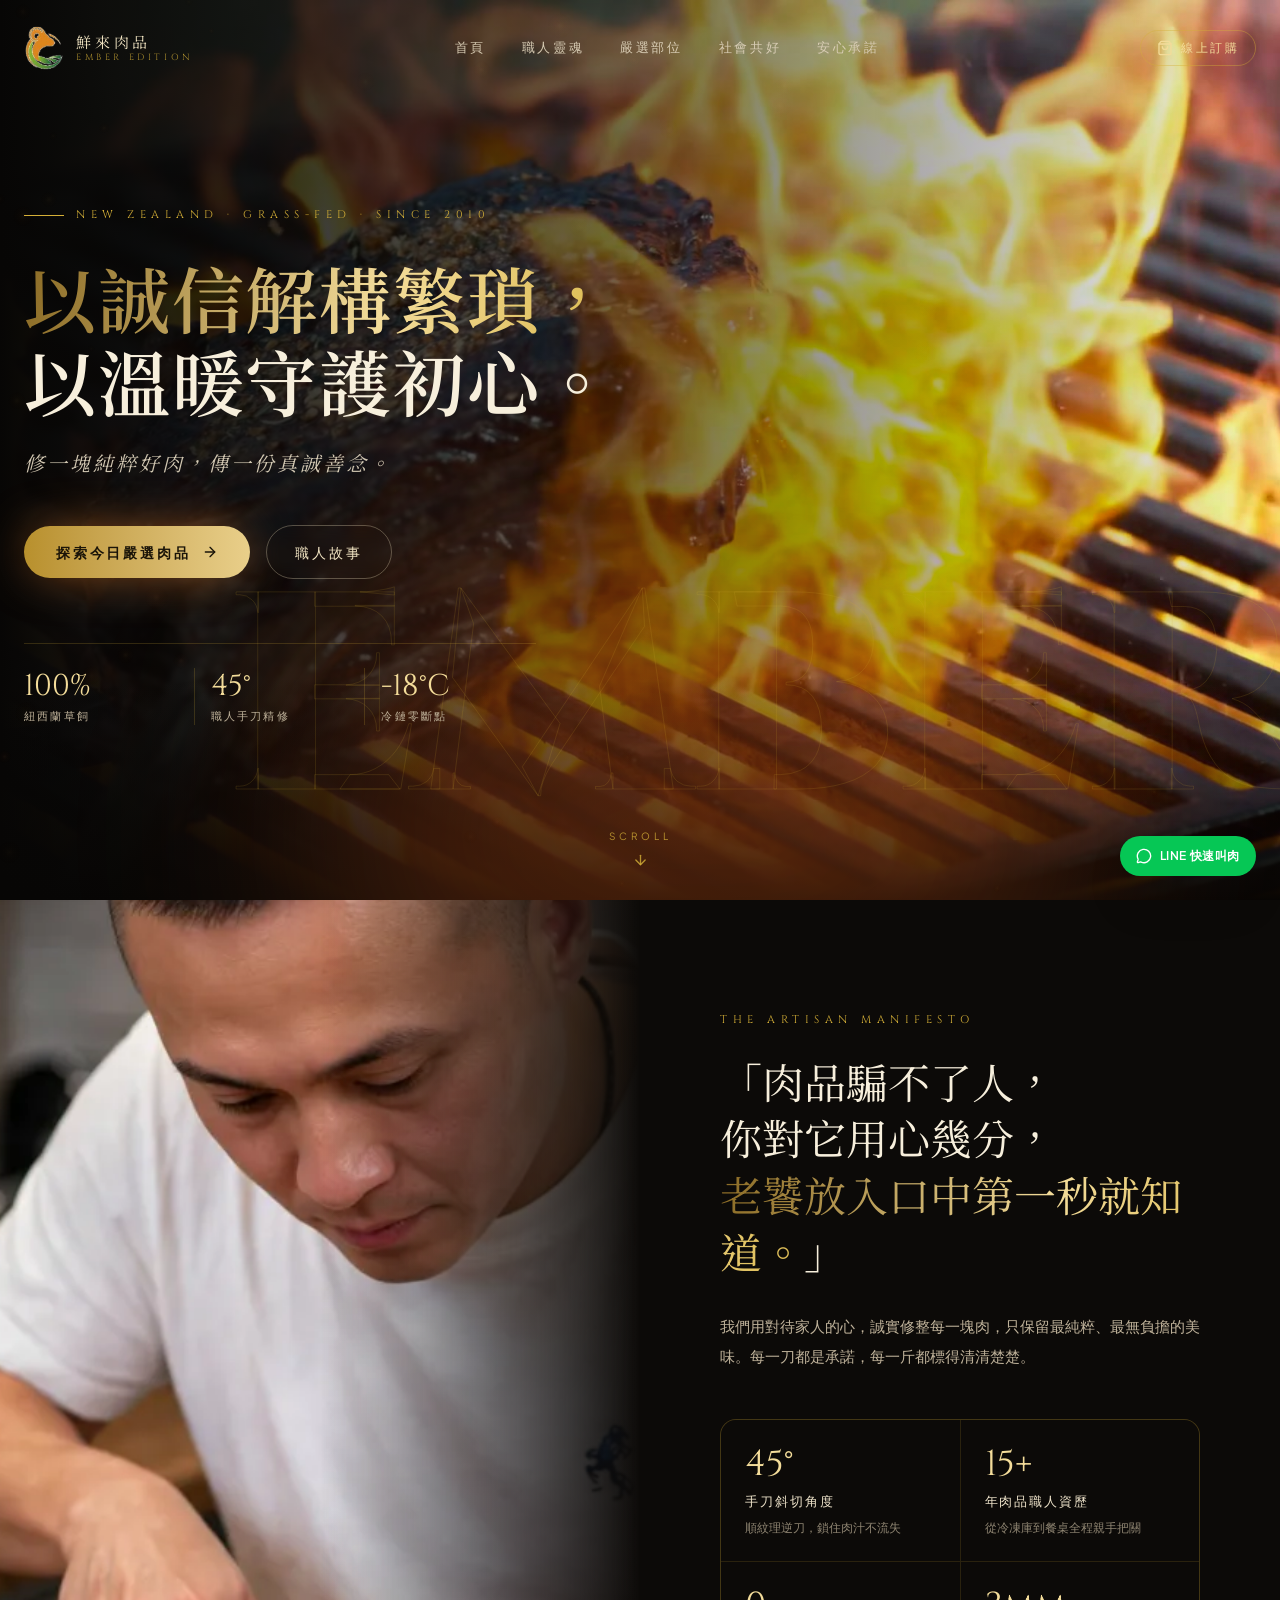
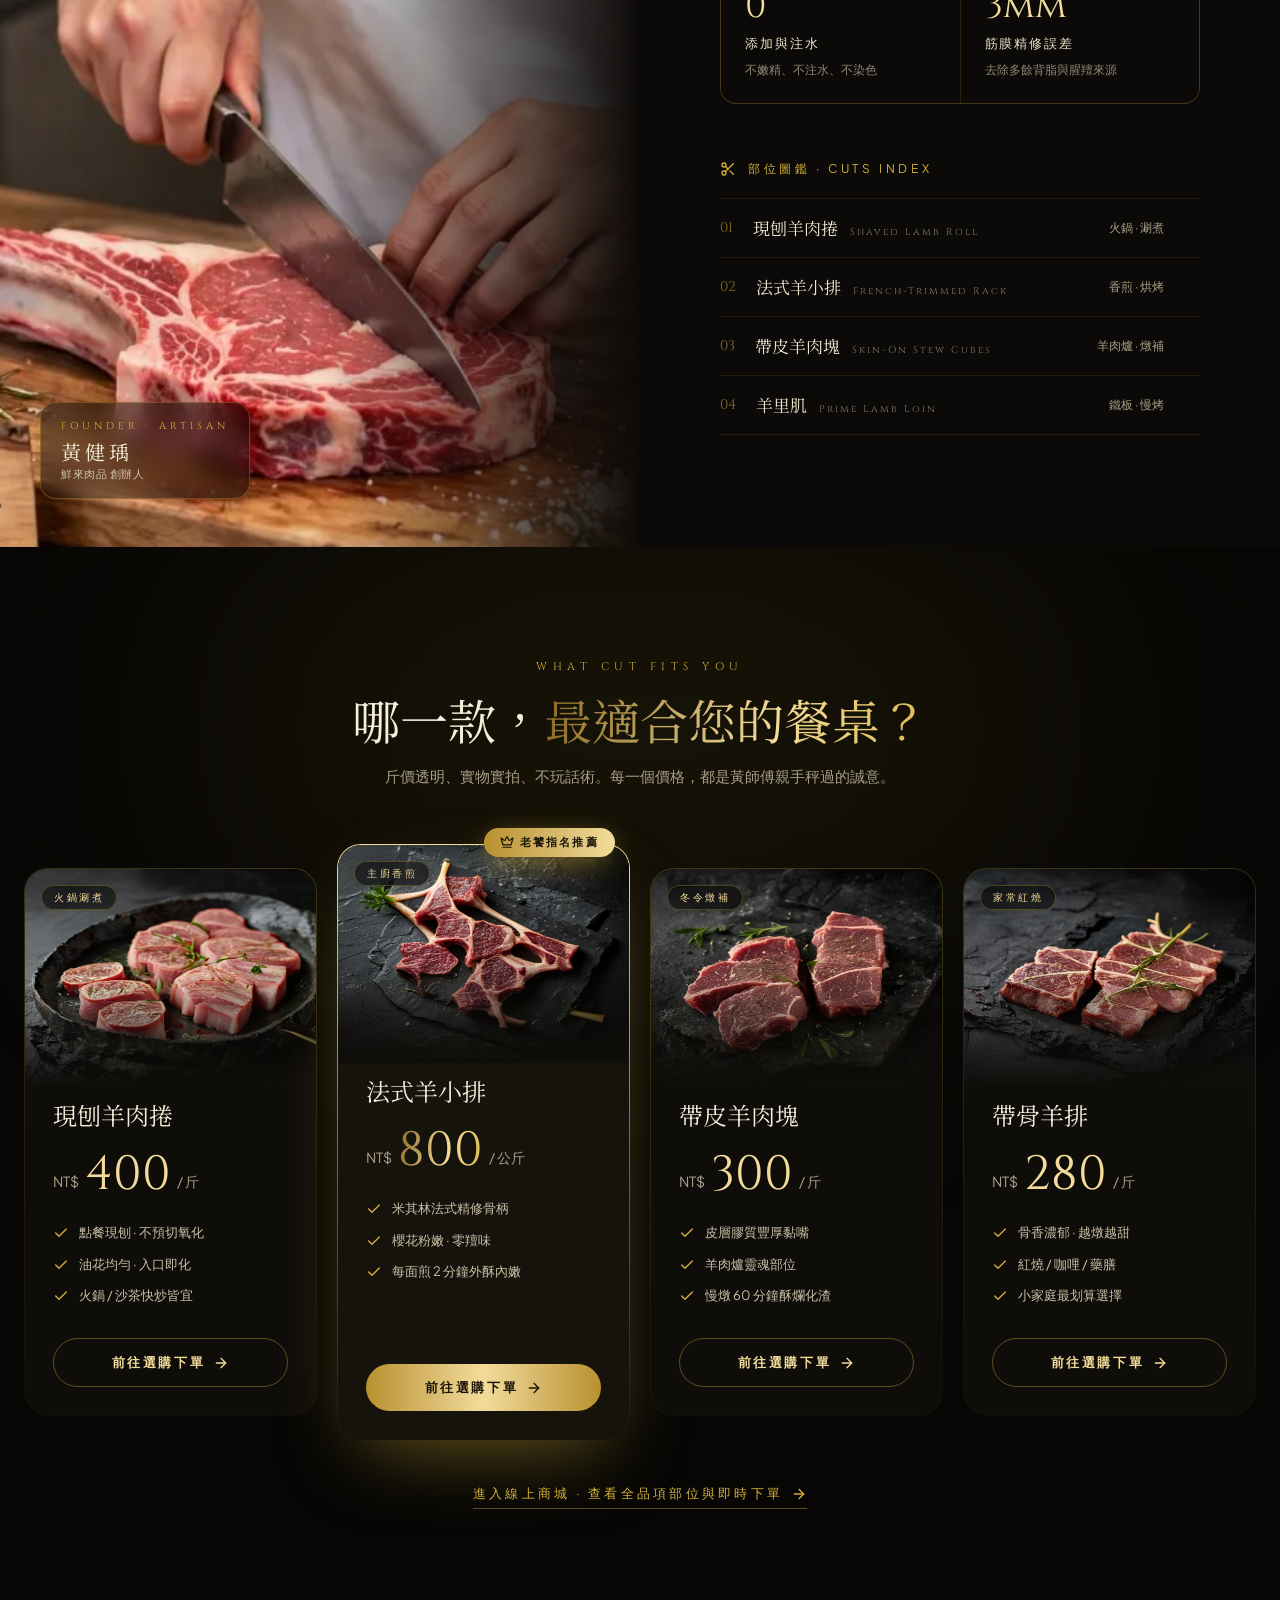
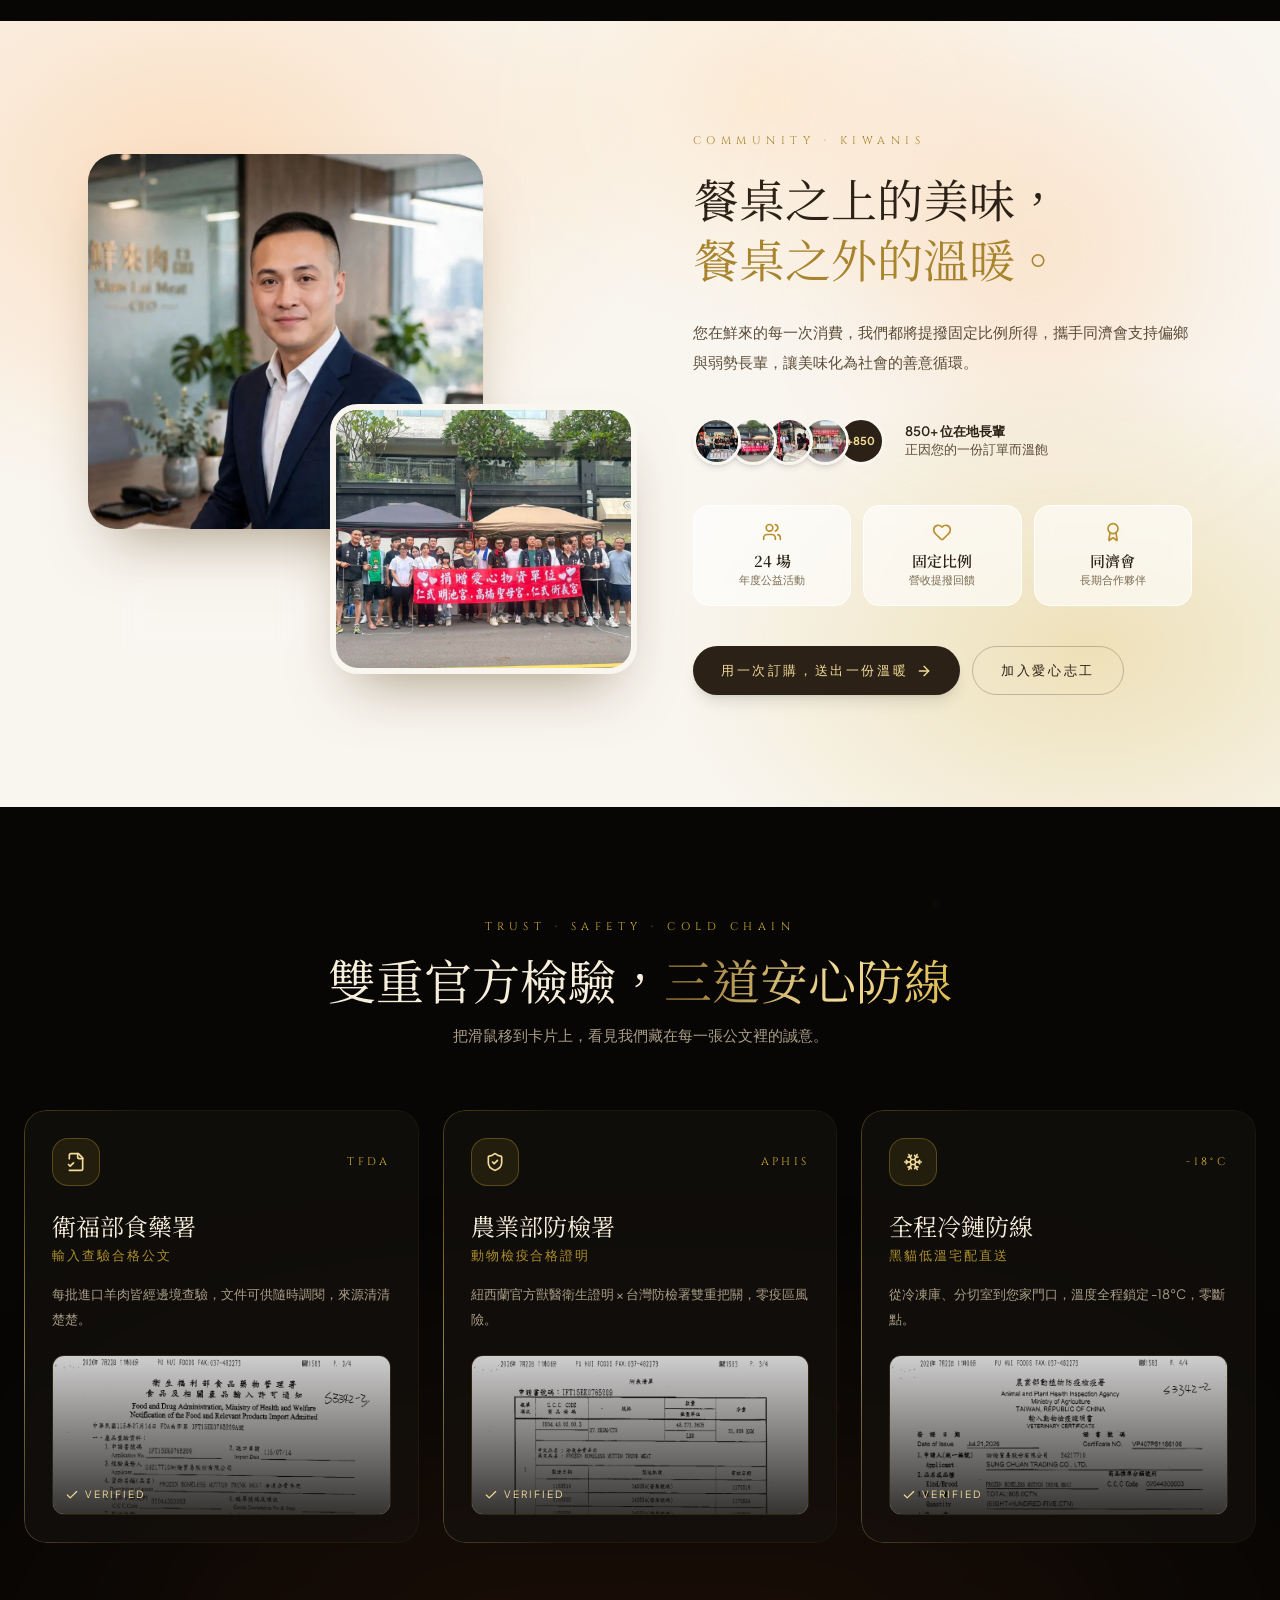
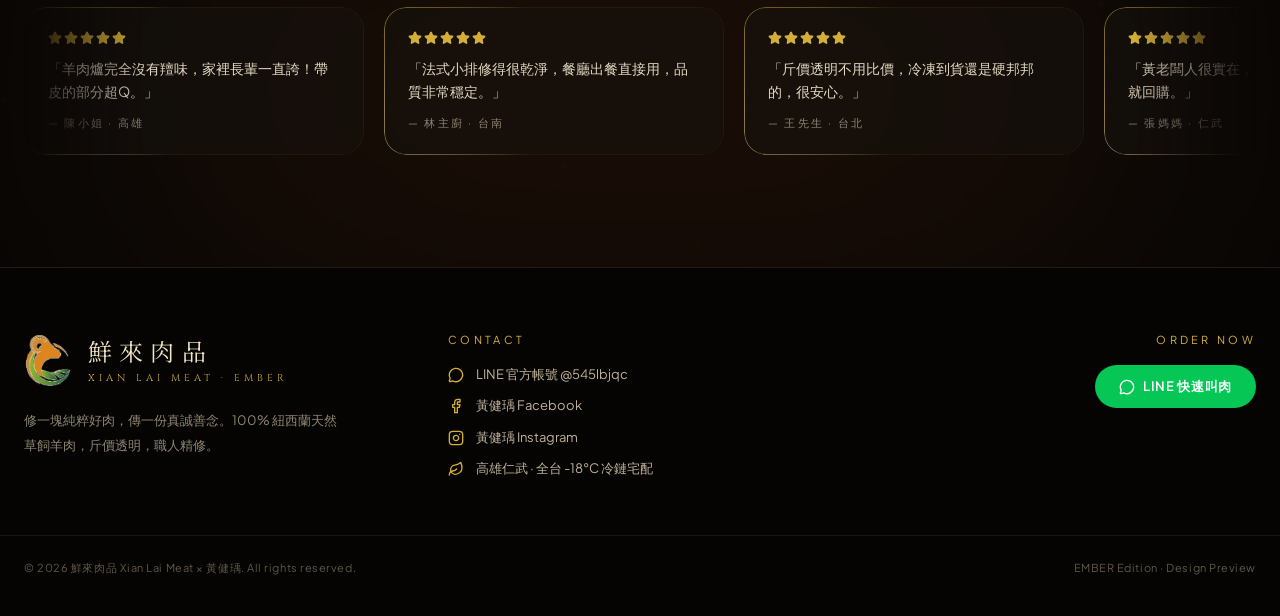
<file: index.html>
<!doctype html>
<html lang="zh-TW">
  <head>
    <meta charset="UTF-8" />
    <meta name="viewport" content="width=device-width, initial-scale=1.0, maximum-scale=5.0" />
    <title>鮮來肉品 × 黃健瑀 · EMBER 炭火餘燼版</title>
    <meta name="description" content="鮮來肉品 EMBER 版：100% 紐西蘭草飼羊肉，職人 45° 手刀精修，斤價透明，-18°C 冷鏈直送。" />
    <meta name="theme-color" content="#070605" />
    <link rel="canonical" href="https://a00680068.github.io/xianlai-flagship/ember.html" />
    <meta property="og:type" content="website" />
    <meta property="og:url" content="https://a00680068.github.io/xianlai-flagship/ember.html" />
    <meta property="og:locale" content="zh_TW" />
    <meta property="og:title" content="鮮來肉品 × 黃健瑀 · EMBER 炭火餘燼版" />
    <meta property="og:description" content="以誠信解構繁瑣，以溫暖守護初心。修一塊純粹好肉，傳一份真誠善念。" />
    <meta property="og:image" content="https://a00680068.github.io/xianlai-flagship/videos/steak_poster.jpg" />
    <script type="application/ld+json" id="ember-structured-data">
      {
        "@context": "https://schema.org",
        "@graph": [
          {
            "@type": "Organization",
            "@id": "https://a00680068.github.io/xianlai-flagship/ember.html#organization",
            "name": "鮮來肉品",
            "alternateName": "XIAN LAI MEAT",
            "url": "https://a00680068.github.io/xianlai-flagship/ember.html",
            "logo": {
              "@type": "ImageObject",
              "url": "https://a00680068.github.io/xianlai-flagship/images/xianlai_logo_20261011.png",
              "contentUrl": "https://a00680068.github.io/xianlai-flagship/images/xianlai_logo_20261011.png",
              "width": 138,
              "height": 160
            },
            "sameAs": [
              "https://line.me/R/ti/p/@545lbjqc?oat_content=qr"
            ],
            "contactPoint": {
              "@type": "ContactPoint",
              "contactType": "customer service",
              "url": "https://line.me/R/ti/p/@545lbjqc?oat_content=qr",
              "availableLanguage": ["zh-Hant"]
            },
            "description": "鮮來肉品提供職人精修肉品選購與冷鏈宅配服務。",
            "founder": {
              "@id": "https://a00680068.github.io/xianlai-flagship/ember.html#founder"
            }
          },
          {
            "@type": "Person",
            "@id": "https://a00680068.github.io/xianlai-flagship/ember.html#founder",
            "name": "黃健瑀",
            "jobTitle": "創辦人",
            "url": "https://a00680068.github.io/xianlai-flagship/ember.html#story",
            "image": "https://a00680068.github.io/xianlai-flagship/images/founder_portrait_20261011.png",
            "sameAs": [
              "https://www.facebook.com/huang.jian.yu.668766",
              "https://www.instagram.com/s7910062003/"
            ],
            "worksFor": {
              "@id": "https://a00680068.github.io/xianlai-flagship/ember.html#organization"
            }
          },
          {
            "@type": "WebPage",
            "@id": "https://a00680068.github.io/xianlai-flagship/ember.html#webpage",
            "url": "https://a00680068.github.io/xianlai-flagship/ember.html",
            "name": "鮮來肉品 × 黃健瑀 · EMBER 炭火餘燼版",
            "description": "鮮來肉品 EMBER 炭火餘燼版，介紹創辦人黃健瑀、職人肉品選購與社會共好活動。",
            "inLanguage": "zh-Hant-TW",
            "publisher": {
              "@id": "https://a00680068.github.io/xianlai-flagship/ember.html#organization"
            },
            "about": [
              {
                "@id": "https://a00680068.github.io/xianlai-flagship/ember.html#organization"
              },
              {
                "@id": "https://a00680068.github.io/xianlai-flagship/ember.html#founder"
              }
            ],
            "primaryImageOfPage": {
              "@type": "ImageObject",
              "url": "https://a00680068.github.io/xianlai-flagship/videos/steak_poster.jpg",
              "contentUrl": "https://a00680068.github.io/xianlai-flagship/videos/steak_poster.jpg"
            }
          }
        ]
      }
    </script>
    <link rel="icon" type="image/png" href="./images/xianlai_logo_20261011.png" />
    <link rel="preconnect" href="https://fonts.googleapis.com" />
    <link rel="preconnect" href="https://fonts.gstatic.com" crossorigin />
    <link href="https://fonts.googleapis.com/css2?family=Cinzel:wght@500;600;700;900&family=Noto+Serif+TC:wght@400;500;600;700&family=Plus+Jakarta+Sans:wght@300;400;500;600;700&display=swap" rel="stylesheet" />
    <script type="module" crossorigin src="./assets/ember-CWH9CzKn.js"></script>
    <link rel="modulepreload" crossorigin href="./assets/jsx-runtime-D0eysxCh.js">
    <link rel="modulepreload" crossorigin href="./assets/ember-ByCOPpKP.js">
    <link rel="modulepreload" crossorigin href="./assets/shield-check-BsGAv3ZN.js">
    <link rel="modulepreload" crossorigin href="./assets/EmberApp-qdPs9A1Q.js">
    <link rel="stylesheet" crossorigin href="./assets/ember-BG-Z6pQ2.css">
  </head>
  <body>
    <div id="root"></div>
  </body>
</html>
</file>
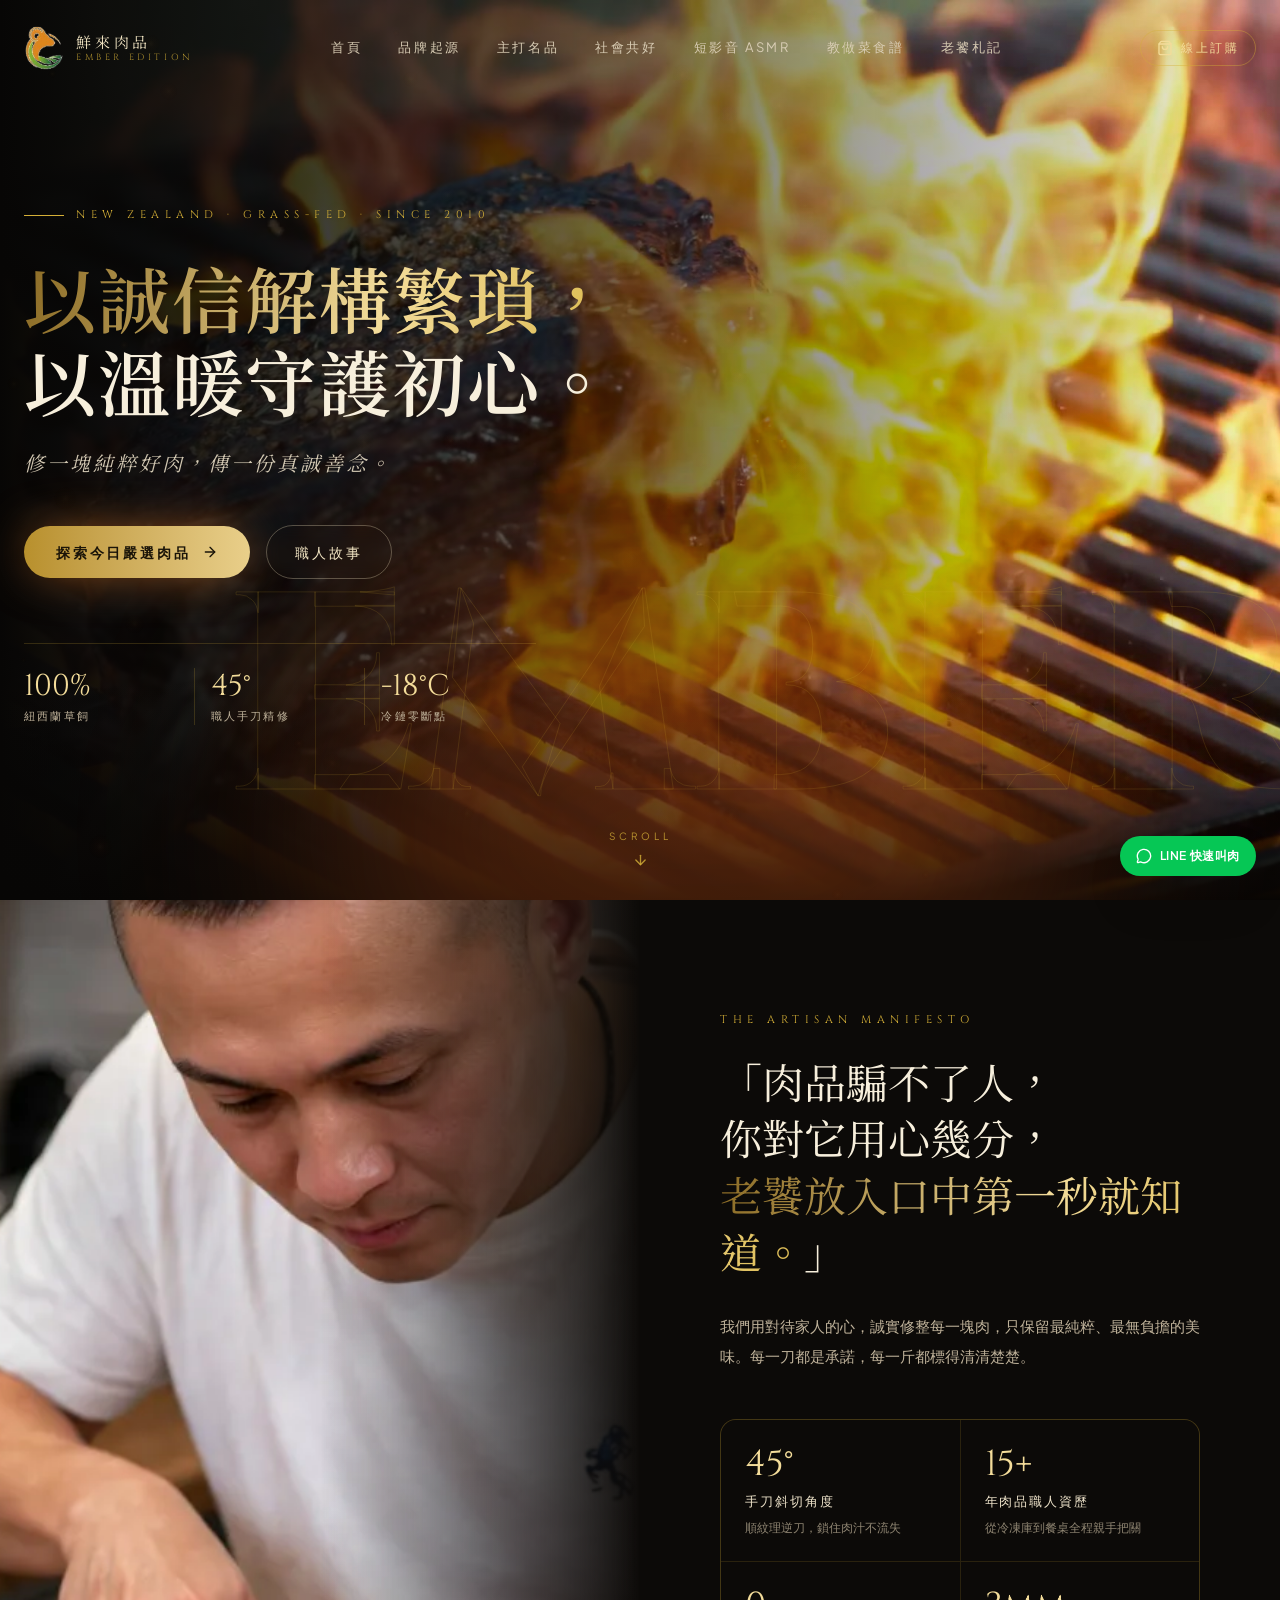
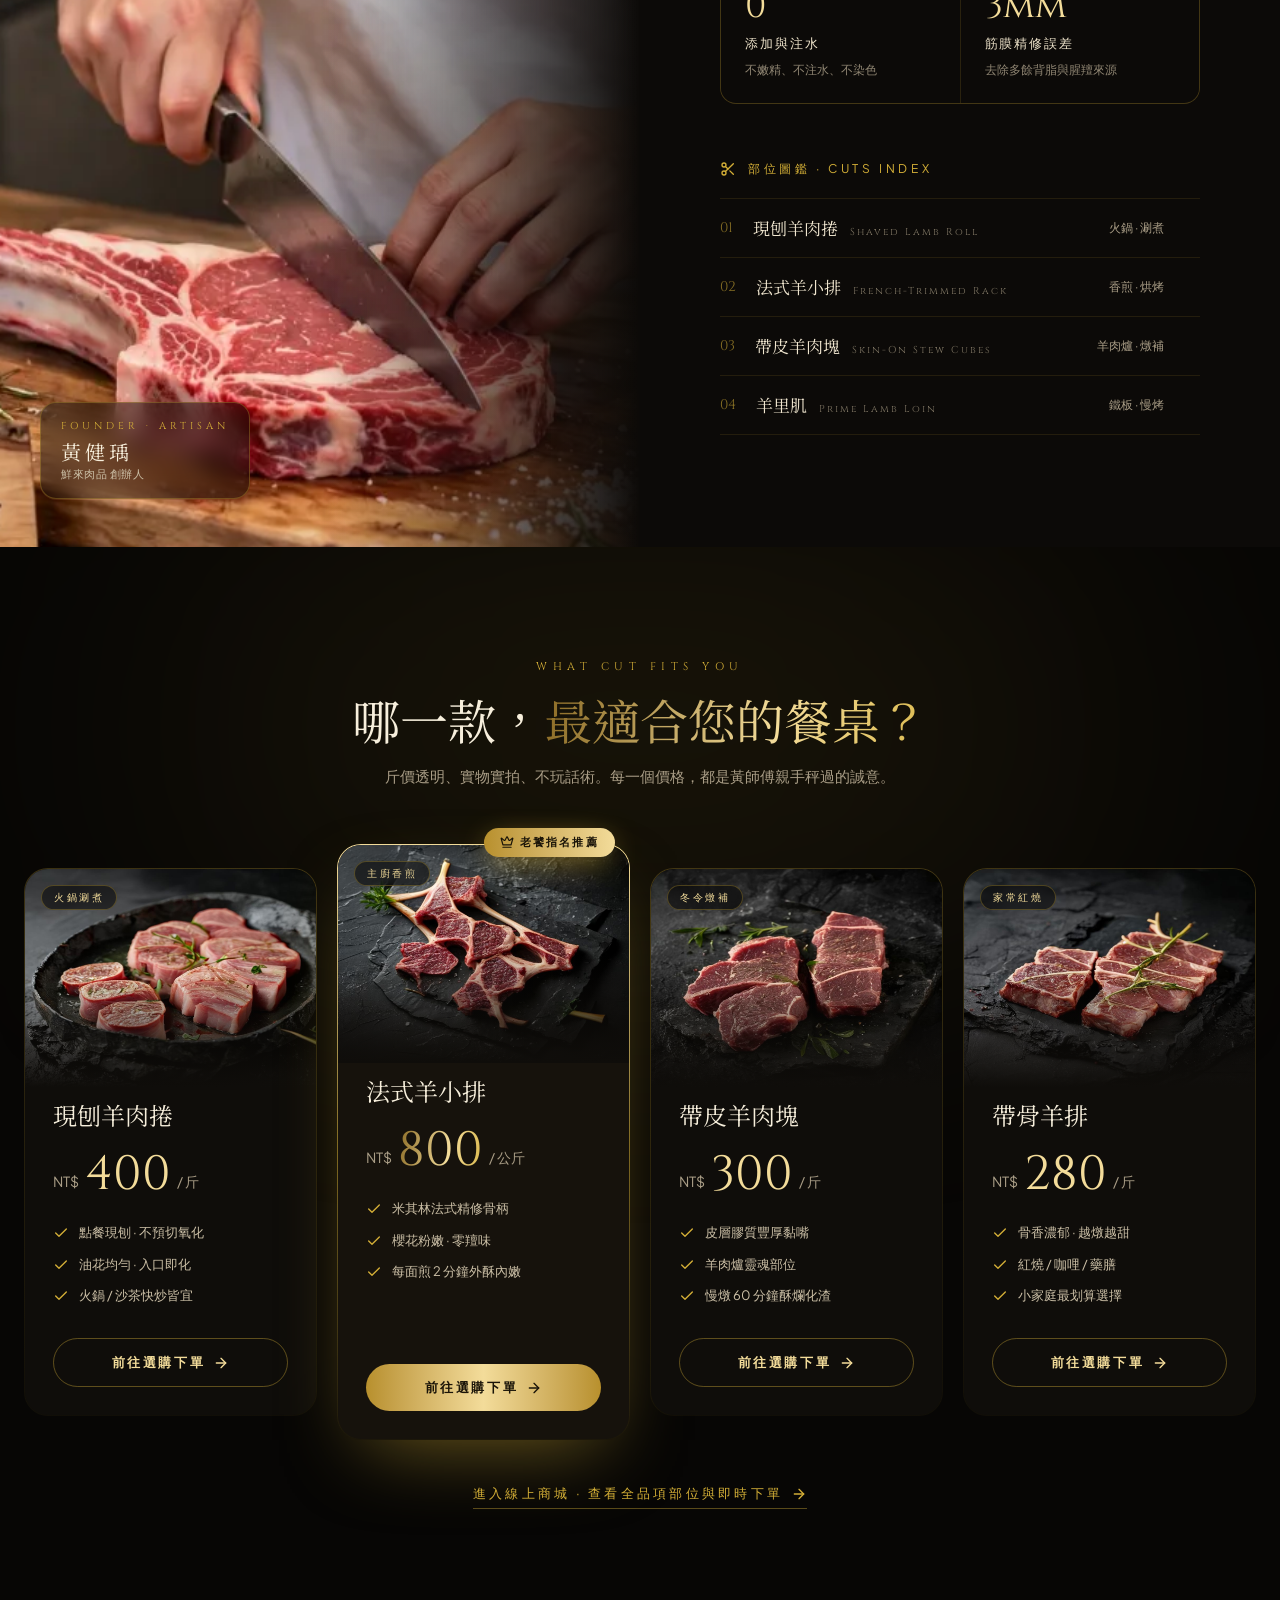
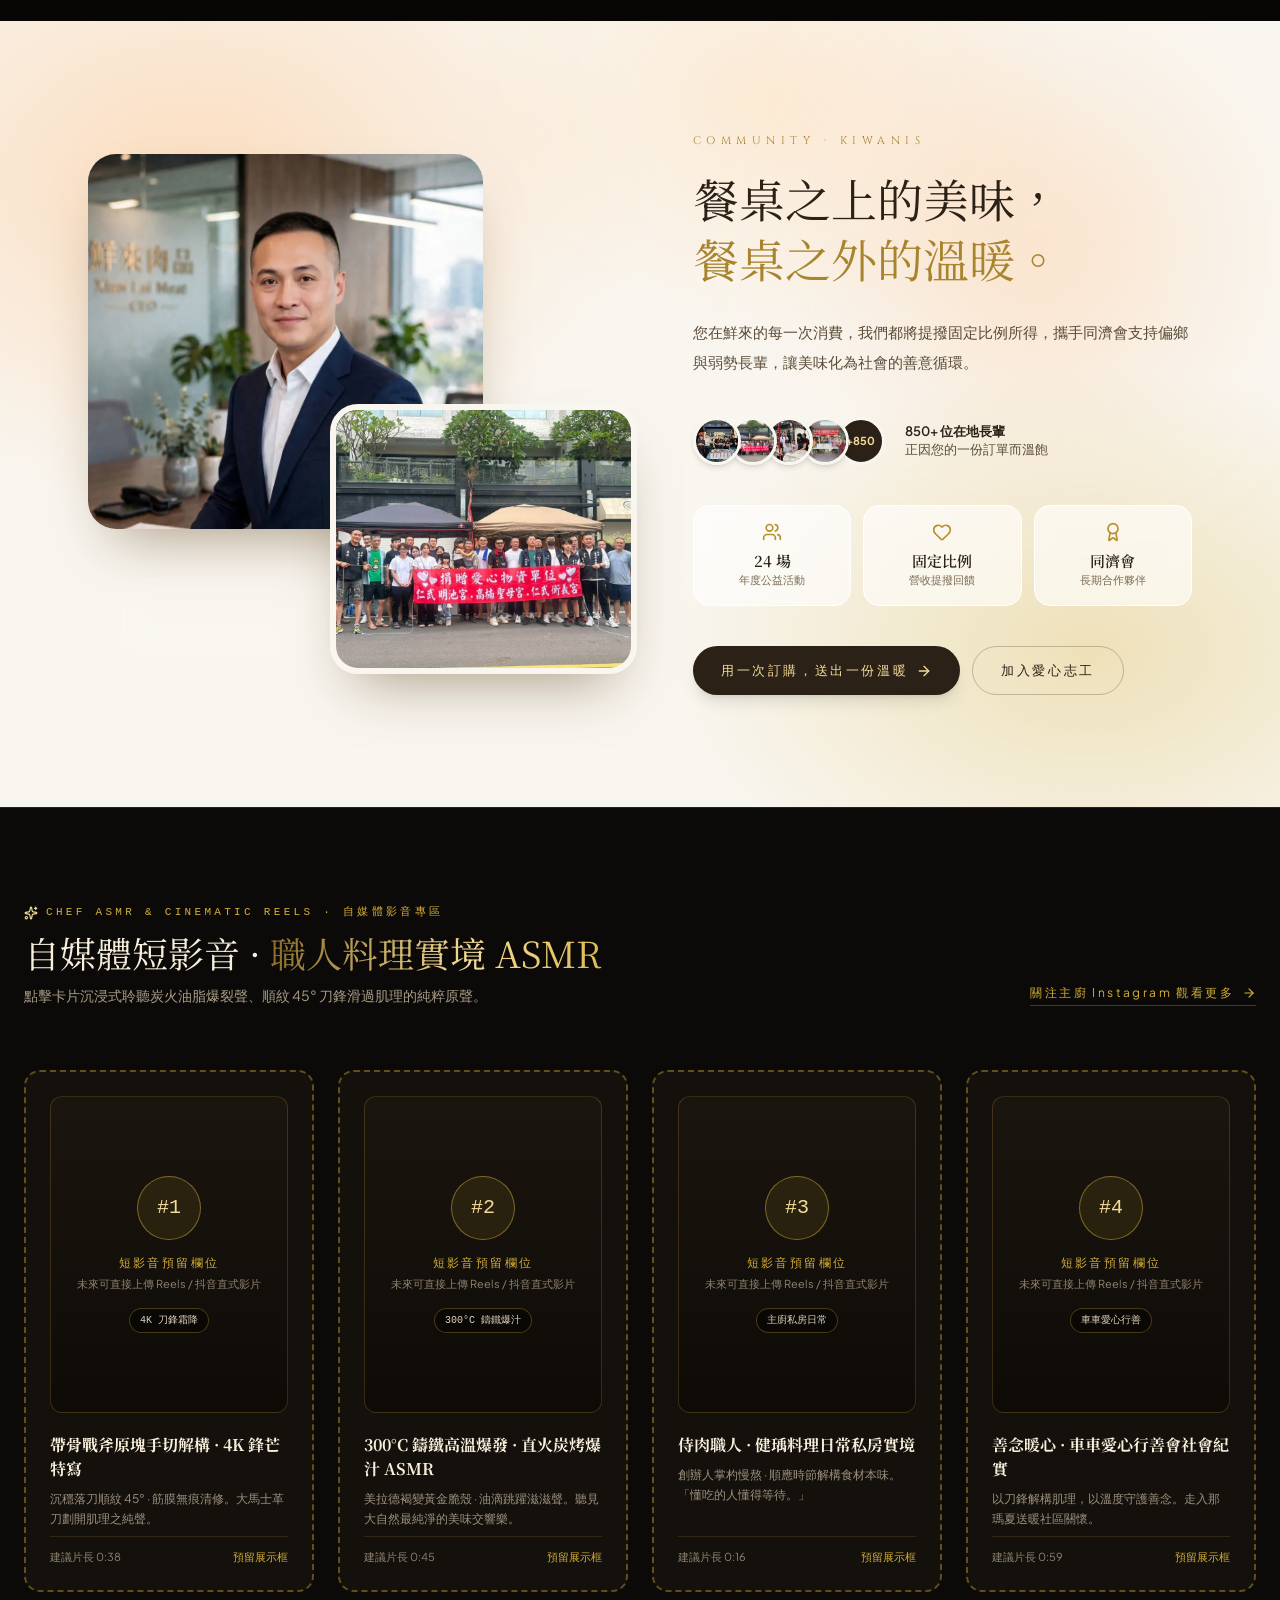
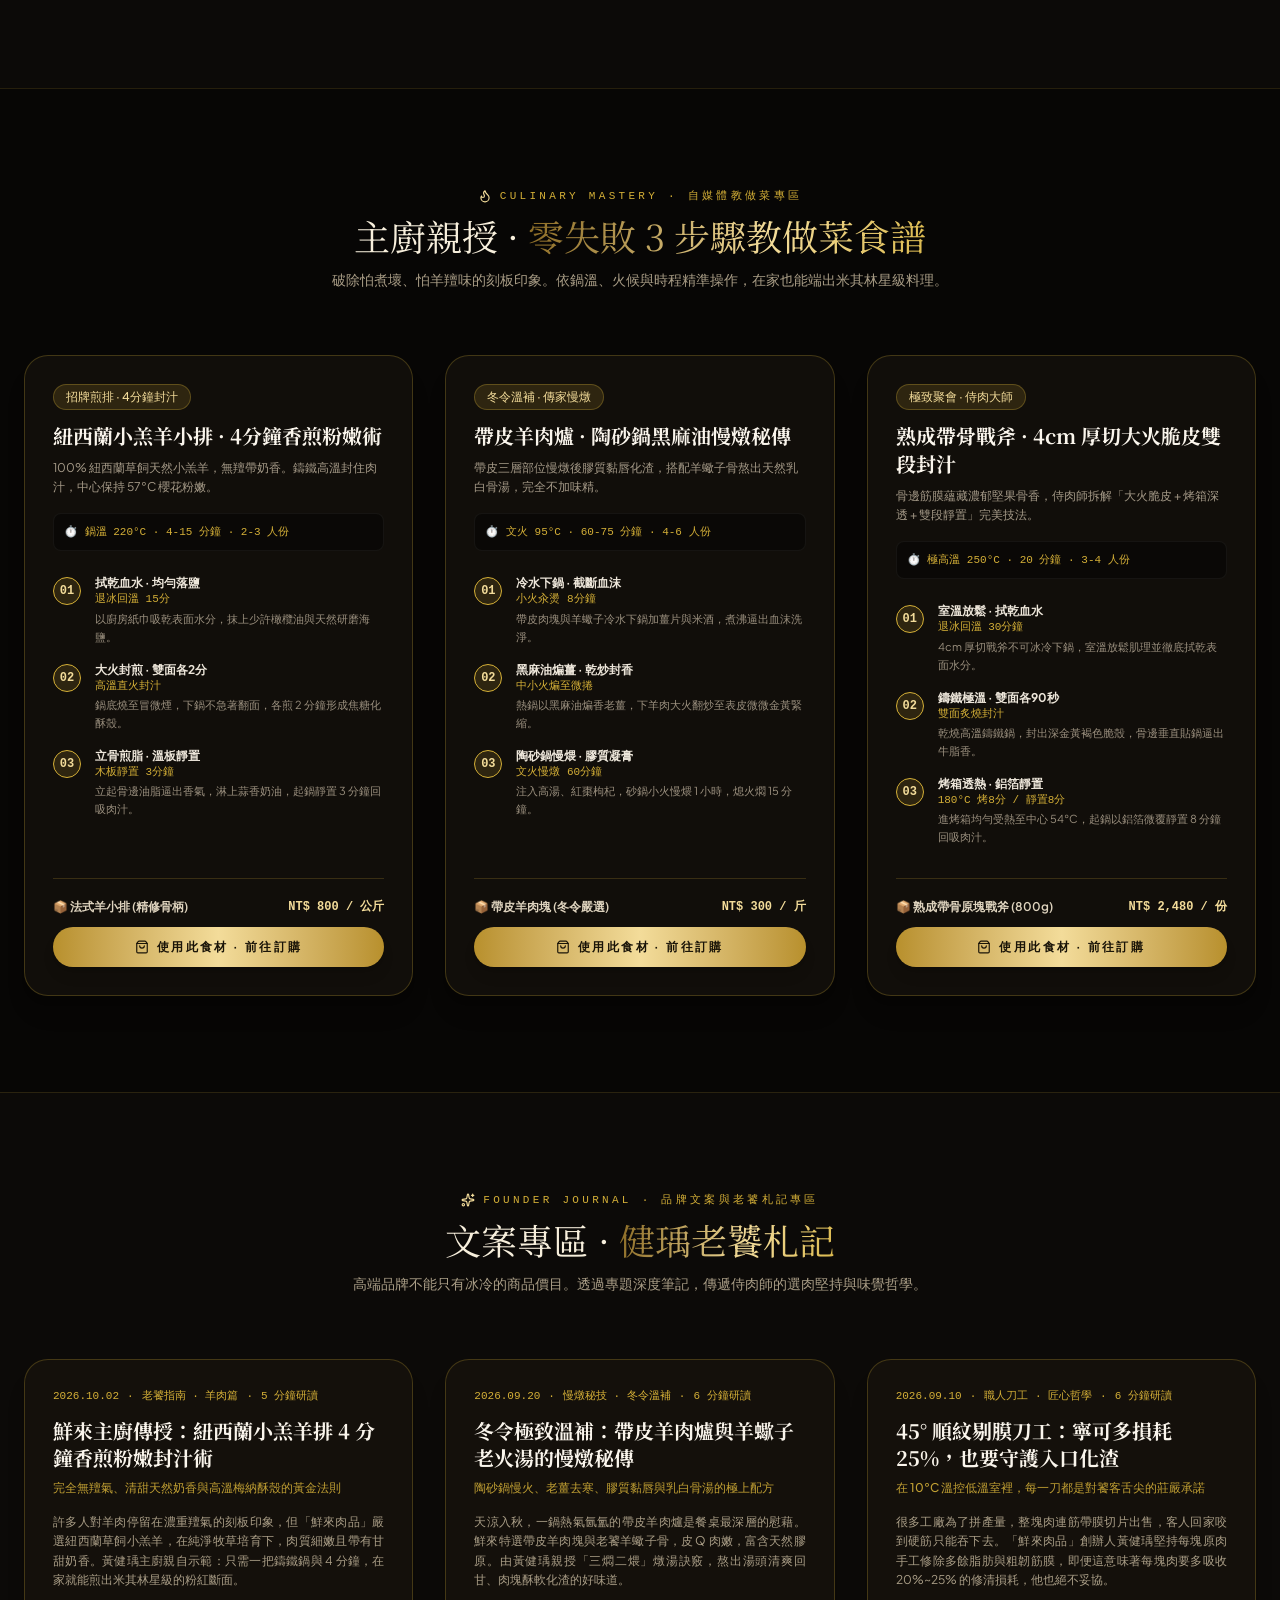
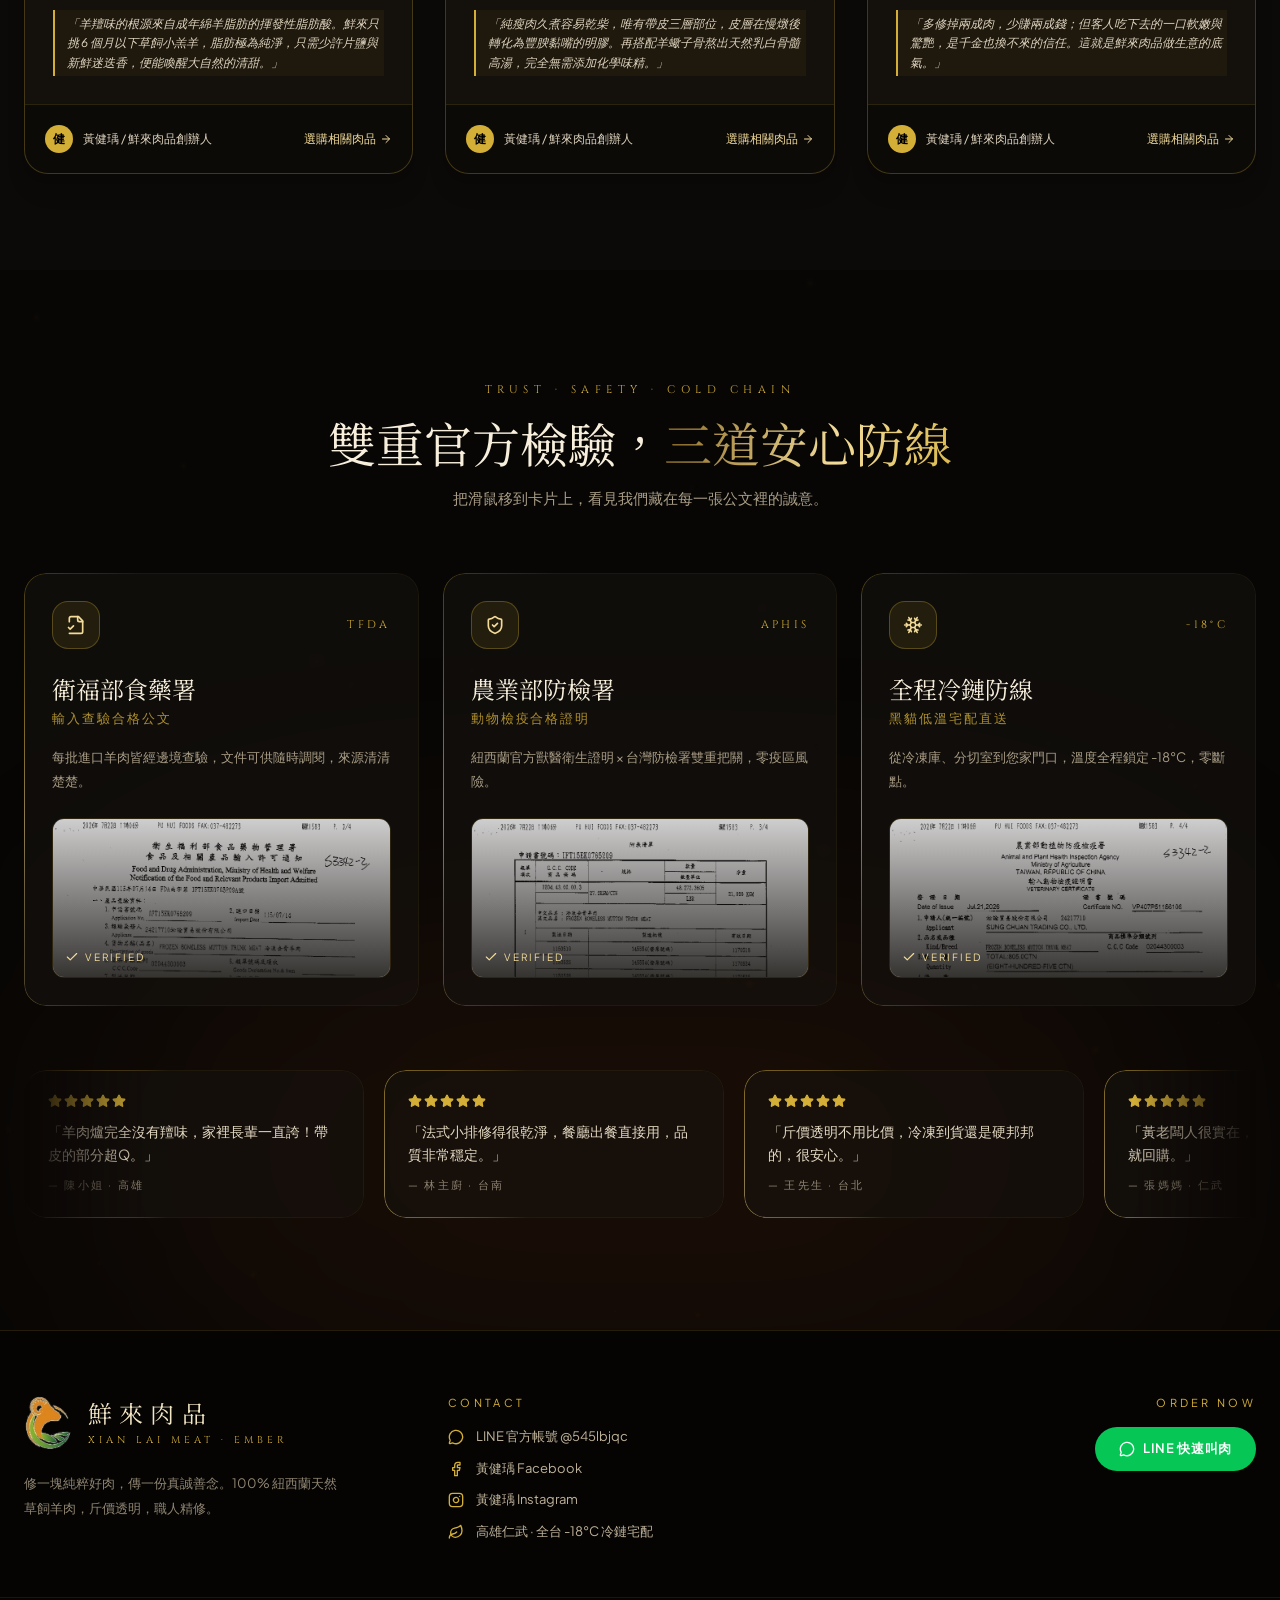
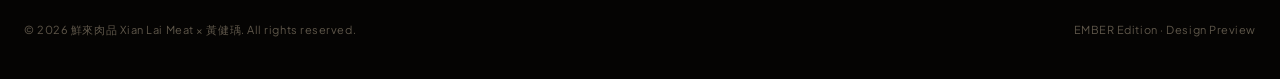
<file: demo.html>
<!doctype html>
<html lang="zh-TW">
  <head>
    <meta charset="UTF-8" />
    <meta name="viewport" content="width=device-width, initial-scale=1.0, maximum-scale=5.0" />
    <title>鮮來肉品 × 黃健瑀 · EMBER 旗艦完整成品展示版 (Demo)</title>
    <meta name="description" content="鮮來肉品 EMBER 版：100% 紐西蘭草飼羊肉，職人 45° 手刀精修，斤價透明，-18°C 冷鏈直送。" />
    <meta name="theme-color" content="#070605" />
    <link rel="canonical" href="https://a00680068.github.io/xianlai-flagship/ember.html" />
    <meta property="og:type" content="website" />
    <meta property="og:url" content="https://a00680068.github.io/xianlai-flagship/ember.html" />
    <meta property="og:locale" content="zh_TW" />
    <meta property="og:title" content="鮮來肉品 × 黃健瑀 · EMBER 炭火餘燼版" />
    <meta property="og:description" content="以誠信解構繁瑣，以溫暖守護初心。修一塊純粹好肉，傳一份真誠善念。" />
    <meta property="og:image" content="https://a00680068.github.io/xianlai-flagship/videos/steak_poster.jpg" />
    <script type="application/ld+json" id="ember-structured-data">
      {
        "@context": "https://schema.org",
        "@graph": [
          {
            "@type": "Organization",
            "@id": "https://a00680068.github.io/xianlai-flagship/ember.html#organization",
            "name": "鮮來肉品",
            "alternateName": "XIAN LAI MEAT",
            "url": "https://a00680068.github.io/xianlai-flagship/ember.html",
            "logo": {
              "@type": "ImageObject",
              "url": "https://a00680068.github.io/xianlai-flagship/images/xianlai_logo_20261011.png",
              "contentUrl": "https://a00680068.github.io/xianlai-flagship/images/xianlai_logo_20261011.png",
              "width": 138,
              "height": 160
            },
            "sameAs": [
              "https://line.me/R/ti/p/@545lbjqc?oat_content=qr"
            ],
            "contactPoint": {
              "@type": "ContactPoint",
              "contactType": "customer service",
              "url": "https://line.me/R/ti/p/@545lbjqc?oat_content=qr",
              "availableLanguage": ["zh-Hant"]
            },
            "description": "鮮來肉品提供職人精修肉品選購與冷鏈宅配服務。",
            "founder": {
              "@id": "https://a00680068.github.io/xianlai-flagship/ember.html#founder"
            }
          },
          {
            "@type": "Person",
            "@id": "https://a00680068.github.io/xianlai-flagship/ember.html#founder",
            "name": "黃健瑀",
            "jobTitle": "創辦人",
            "url": "https://a00680068.github.io/xianlai-flagship/ember.html#story",
            "image": "https://a00680068.github.io/xianlai-flagship/images/founder_portrait_20261011.png",
            "sameAs": [
              "https://www.facebook.com/huang.jian.yu.668766",
              "https://www.instagram.com/s7910062003/"
            ],
            "worksFor": {
              "@id": "https://a00680068.github.io/xianlai-flagship/ember.html#organization"
            }
          },
          {
            "@type": "WebPage",
            "@id": "https://a00680068.github.io/xianlai-flagship/ember.html#webpage",
            "url": "https://a00680068.github.io/xianlai-flagship/ember.html",
            "name": "鮮來肉品 × 黃健瑀 · EMBER 炭火餘燼版",
            "description": "鮮來肉品 EMBER 炭火餘燼版，介紹創辦人黃健瑀、職人肉品選購與社會共好活動。",
            "inLanguage": "zh-Hant-TW",
            "publisher": {
              "@id": "https://a00680068.github.io/xianlai-flagship/ember.html#organization"
            },
            "about": [
              {
                "@id": "https://a00680068.github.io/xianlai-flagship/ember.html#organization"
              },
              {
                "@id": "https://a00680068.github.io/xianlai-flagship/ember.html#founder"
              }
            ],
            "primaryImageOfPage": {
              "@type": "ImageObject",
              "url": "https://a00680068.github.io/xianlai-flagship/videos/steak_poster.jpg",
              "contentUrl": "https://a00680068.github.io/xianlai-flagship/videos/steak_poster.jpg"
            }
          }
        ]
      }
    </script>
    <link rel="icon" type="image/png" href="./images/xianlai_logo_20261011.png" />
    <link rel="preconnect" href="https://fonts.googleapis.com" />
    <link rel="preconnect" href="https://fonts.gstatic.com" crossorigin />
    <link href="https://fonts.googleapis.com/css2?family=Cinzel:wght@500;600;700;900&family=Noto+Serif+TC:wght@400;500;600;700&family=Plus+Jakarta+Sans:wght@300;400;500;600;700&display=swap" rel="stylesheet" />
    <script type="module" crossorigin src="./assets/emberDemo-DEdZ98PK.js"></script>
    <link rel="modulepreload" crossorigin href="./assets/jsx-runtime-D0eysxCh.js">
    <link rel="modulepreload" crossorigin href="./assets/ember-ByCOPpKP.js">
    <link rel="modulepreload" crossorigin href="./assets/shield-check-BsGAv3ZN.js">
    <link rel="modulepreload" crossorigin href="./assets/sparkles-RtIHz5sf.js">
    <link rel="modulepreload" crossorigin href="./assets/x-vvaC4qdA.js">
    <link rel="stylesheet" crossorigin href="./assets/ember-BG-Z6pQ2.css">
  </head>
  <body>
    <div id="root"></div>
  </body>
</html>
</file>
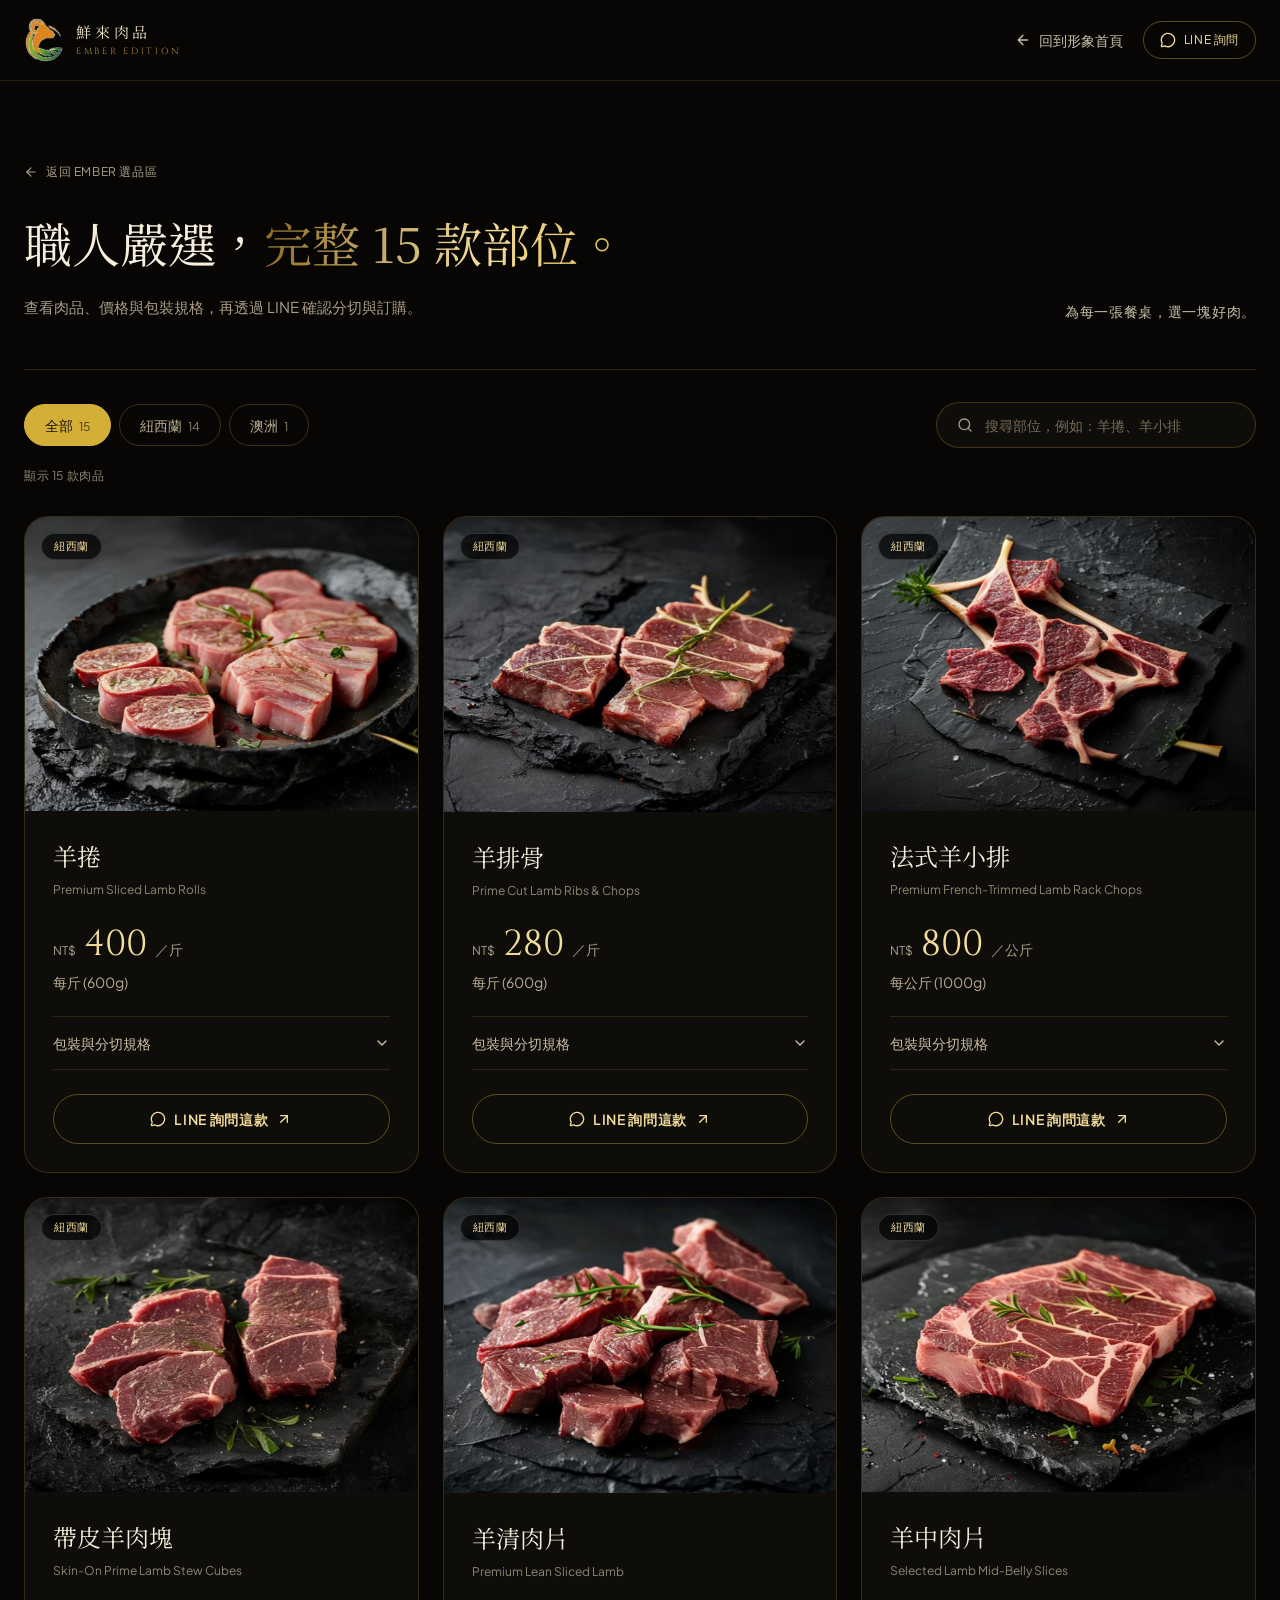
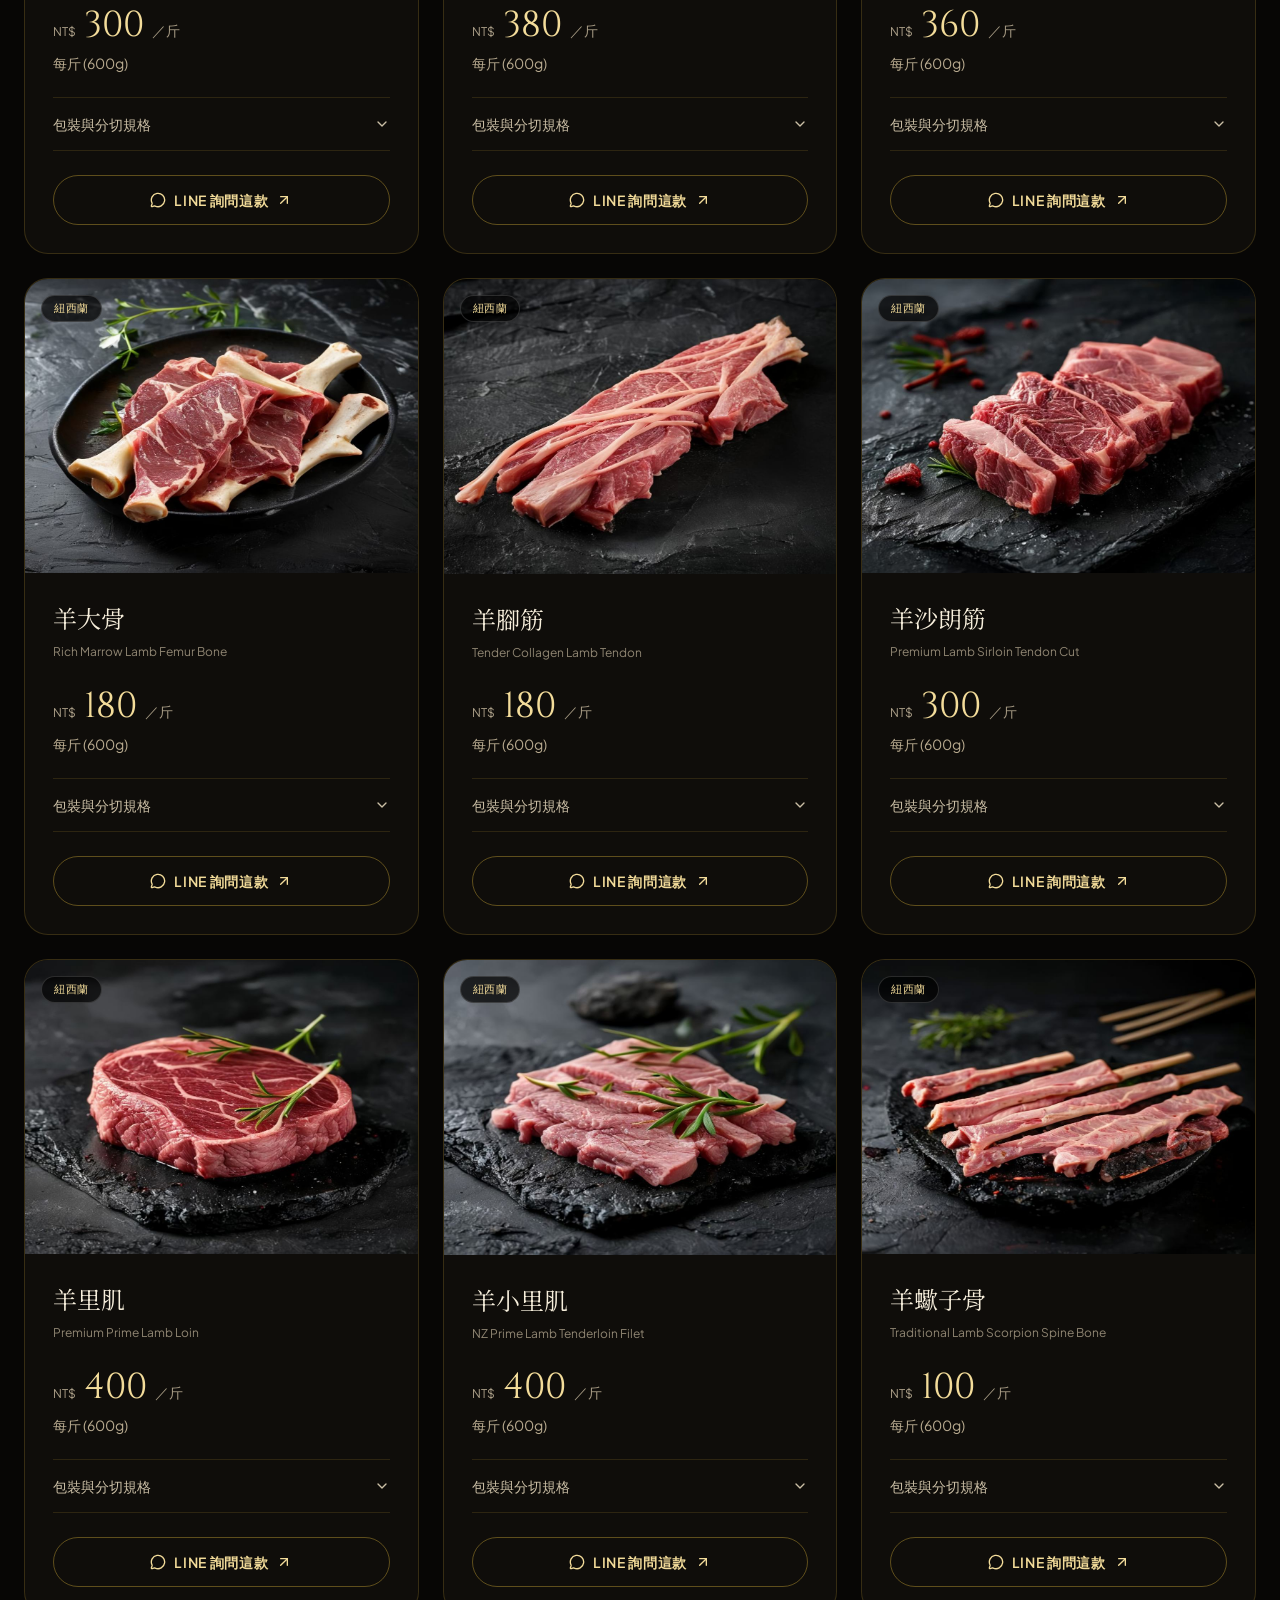
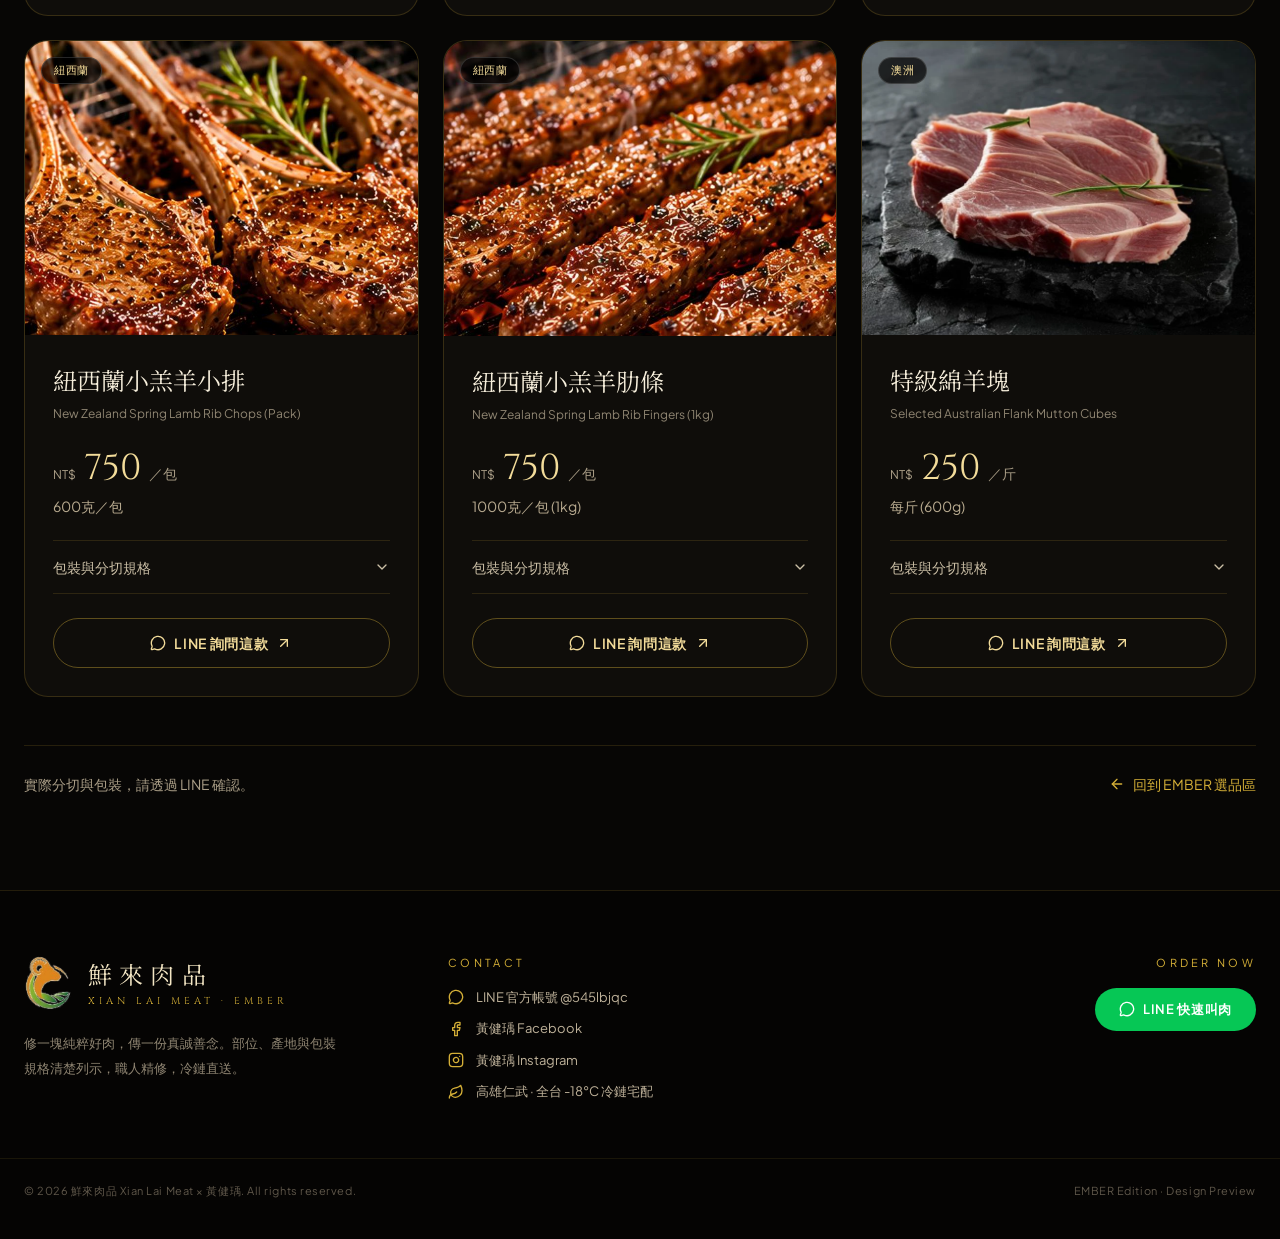
<file: ember-catalog.html>
<!doctype html>
<html lang="zh-TW">
  <head>
    <meta charset="UTF-8" />
    <meta name="viewport" content="width=device-width, initial-scale=1.0, maximum-scale=5.0" />
    <title>鮮來肉品｜EMBER 職人嚴選・全 15 款部位</title>
    <meta name="description" content="瀏覽鮮來肉品 15 款羊肉部位、價格、產地與分切包裝規格，透過 LINE 確認選購。" />
    <meta name="theme-color" content="#070605" />
    <link rel="canonical" href="https://a00680068.github.io/xianlai-flagship/ember-catalog.html" />
    <meta property="og:type" content="website" />
    <meta property="og:url" content="https://a00680068.github.io/xianlai-flagship/ember-catalog.html" />
    <meta property="og:locale" content="zh_TW" />
    <meta property="og:title" content="鮮來肉品｜EMBER 職人嚴選・全 15 款部位" />
    <meta property="og:description" content="瀏覽鮮來肉品 15 款羊肉部位、價格、產地與分切包裝規格，透過 LINE 確認選購。" />
    <meta property="og:image" content="https://a00680068.github.io/xianlai-flagship/videos/steak_poster.jpg" />
    <script type="application/ld+json" id="ember-catalog-structured-data">
{
  "@context": "https://schema.org",
  "@graph": [
    {
      "@type": "Organization",
      "@id": "https://a00680068.github.io/xianlai-flagship/ember.html#organization",
      "name": "鮮來肉品",
      "alternateName": "XIAN LAI MEAT",
      "url": "https://a00680068.github.io/xianlai-flagship/ember.html",
      "logo": {
        "@type": "ImageObject",
        "url": "https://a00680068.github.io/xianlai-flagship/images/xianlai_logo_20261011.png",
        "contentUrl": "https://a00680068.github.io/xianlai-flagship/images/xianlai_logo_20261011.png",
        "width": 138,
        "height": 160
      },
      "sameAs": [
        "https://line.me/R/ti/p/@545lbjqc?oat_content=qr"
      ],
      "contactPoint": {
        "@type": "ContactPoint",
        "contactType": "customer service",
        "url": "https://line.me/R/ti/p/@545lbjqc?oat_content=qr",
        "availableLanguage": [
          "zh-Hant"
        ]
      },
      "description": "鮮來肉品提供職人精修肉品選購與冷鏈宅配服務。",
      "founder": {
        "@id": "https://a00680068.github.io/xianlai-flagship/ember.html#founder"
      }
    },
    {
      "@type": "Person",
      "@id": "https://a00680068.github.io/xianlai-flagship/ember.html#founder",
      "name": "黃健瑀",
      "jobTitle": "創辦人",
      "url": "https://a00680068.github.io/xianlai-flagship/ember.html#story",
      "image": "https://a00680068.github.io/xianlai-flagship/images/founder_portrait_20261011.png",
      "sameAs": [
        "https://www.facebook.com/huang.jian.yu.668766",
        "https://www.instagram.com/s7910062003/"
      ],
      "worksFor": {
        "@id": "https://a00680068.github.io/xianlai-flagship/ember.html#organization"
      }
    },
    {
      "@type": "CollectionPage",
      "@id": "https://a00680068.github.io/xianlai-flagship/ember-catalog.html#webpage",
      "url": "https://a00680068.github.io/xianlai-flagship/ember-catalog.html",
      "name": "鮮來肉品｜EMBER 職人嚴選・全 15 款部位",
      "description": "瀏覽鮮來肉品 15 款羊肉部位、價格、產地與分切包裝規格，透過 LINE 確認選購。",
      "inLanguage": "zh-Hant-TW",
      "publisher": {
        "@id": "https://a00680068.github.io/xianlai-flagship/ember.html#organization"
      },
      "about": [
        {
          "@id": "https://a00680068.github.io/xianlai-flagship/ember.html#organization"
        },
        {
          "@id": "https://a00680068.github.io/xianlai-flagship/ember.html#founder"
        }
      ],
      "primaryImageOfPage": {
        "@type": "ImageObject",
        "url": "https://a00680068.github.io/xianlai-flagship/videos/steak_poster.jpg",
        "contentUrl": "https://a00680068.github.io/xianlai-flagship/videos/steak_poster.jpg"
      }
    }
  ]
}
    </script>
    <link rel="icon" type="image/png" href="./images/xianlai_logo_20261011.png" />
    <link rel="preconnect" href="https://fonts.googleapis.com" />
    <link rel="preconnect" href="https://fonts.gstatic.com" crossorigin />
    <link href="https://fonts.googleapis.com/css2?family=Cinzel:wght@500;600;700;900&family=Noto+Serif+TC:wght@400;500;600;700&family=Plus+Jakarta+Sans:wght@300;400;500;600;700&display=swap" rel="stylesheet" />
    <script type="module" crossorigin src="./assets/emberCatalog-DgQjBEkg.js"></script>
    <link rel="modulepreload" crossorigin href="./assets/jsx-runtime-D0eysxCh.js">
    <link rel="modulepreload" crossorigin href="./assets/ember-ByCOPpKP.js">
    <link rel="modulepreload" crossorigin href="./assets/shield-check-BsGAv3ZN.js">
    <link rel="modulepreload" crossorigin href="./assets/EmberApp-qdPs9A1Q.js">
    <link rel="stylesheet" crossorigin href="./assets/ember-BG-Z6pQ2.css">
  </head>
  <body>
    <div id="root"></div>
  </body>
</html>
</file>
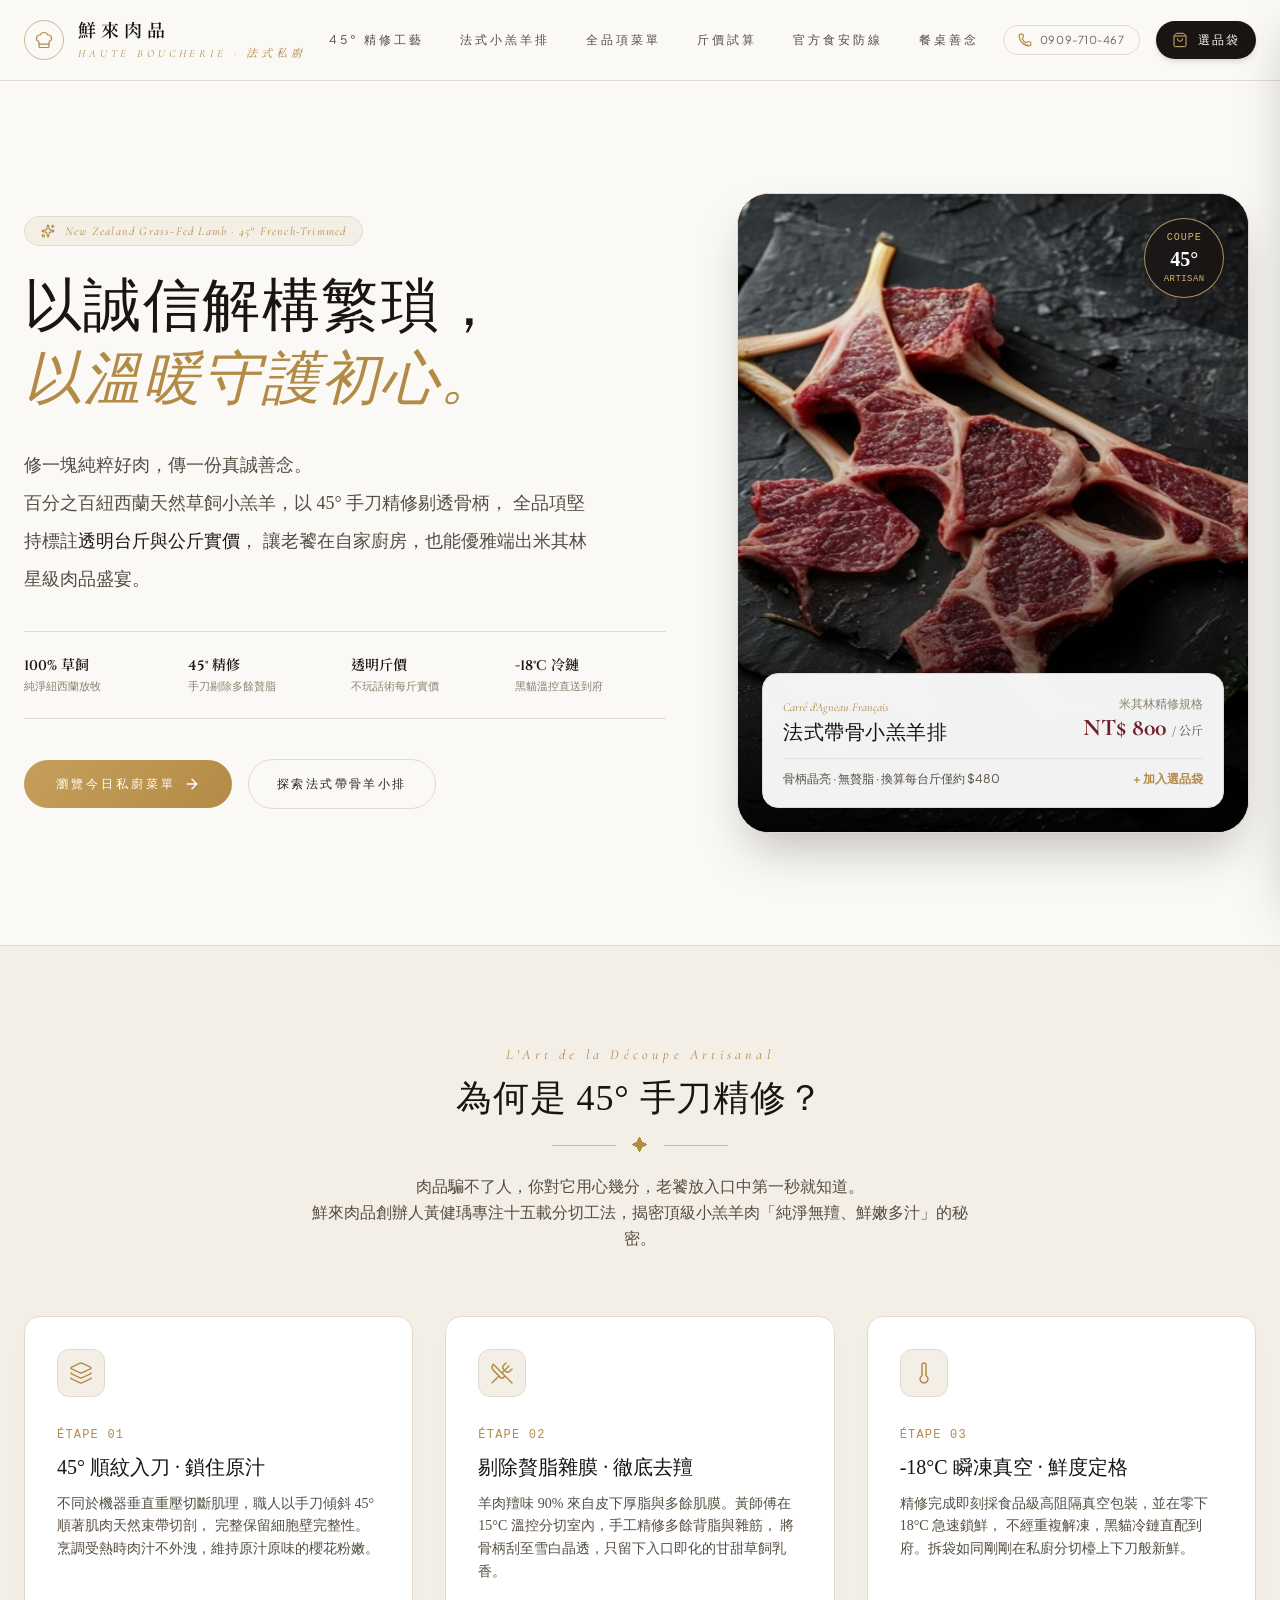
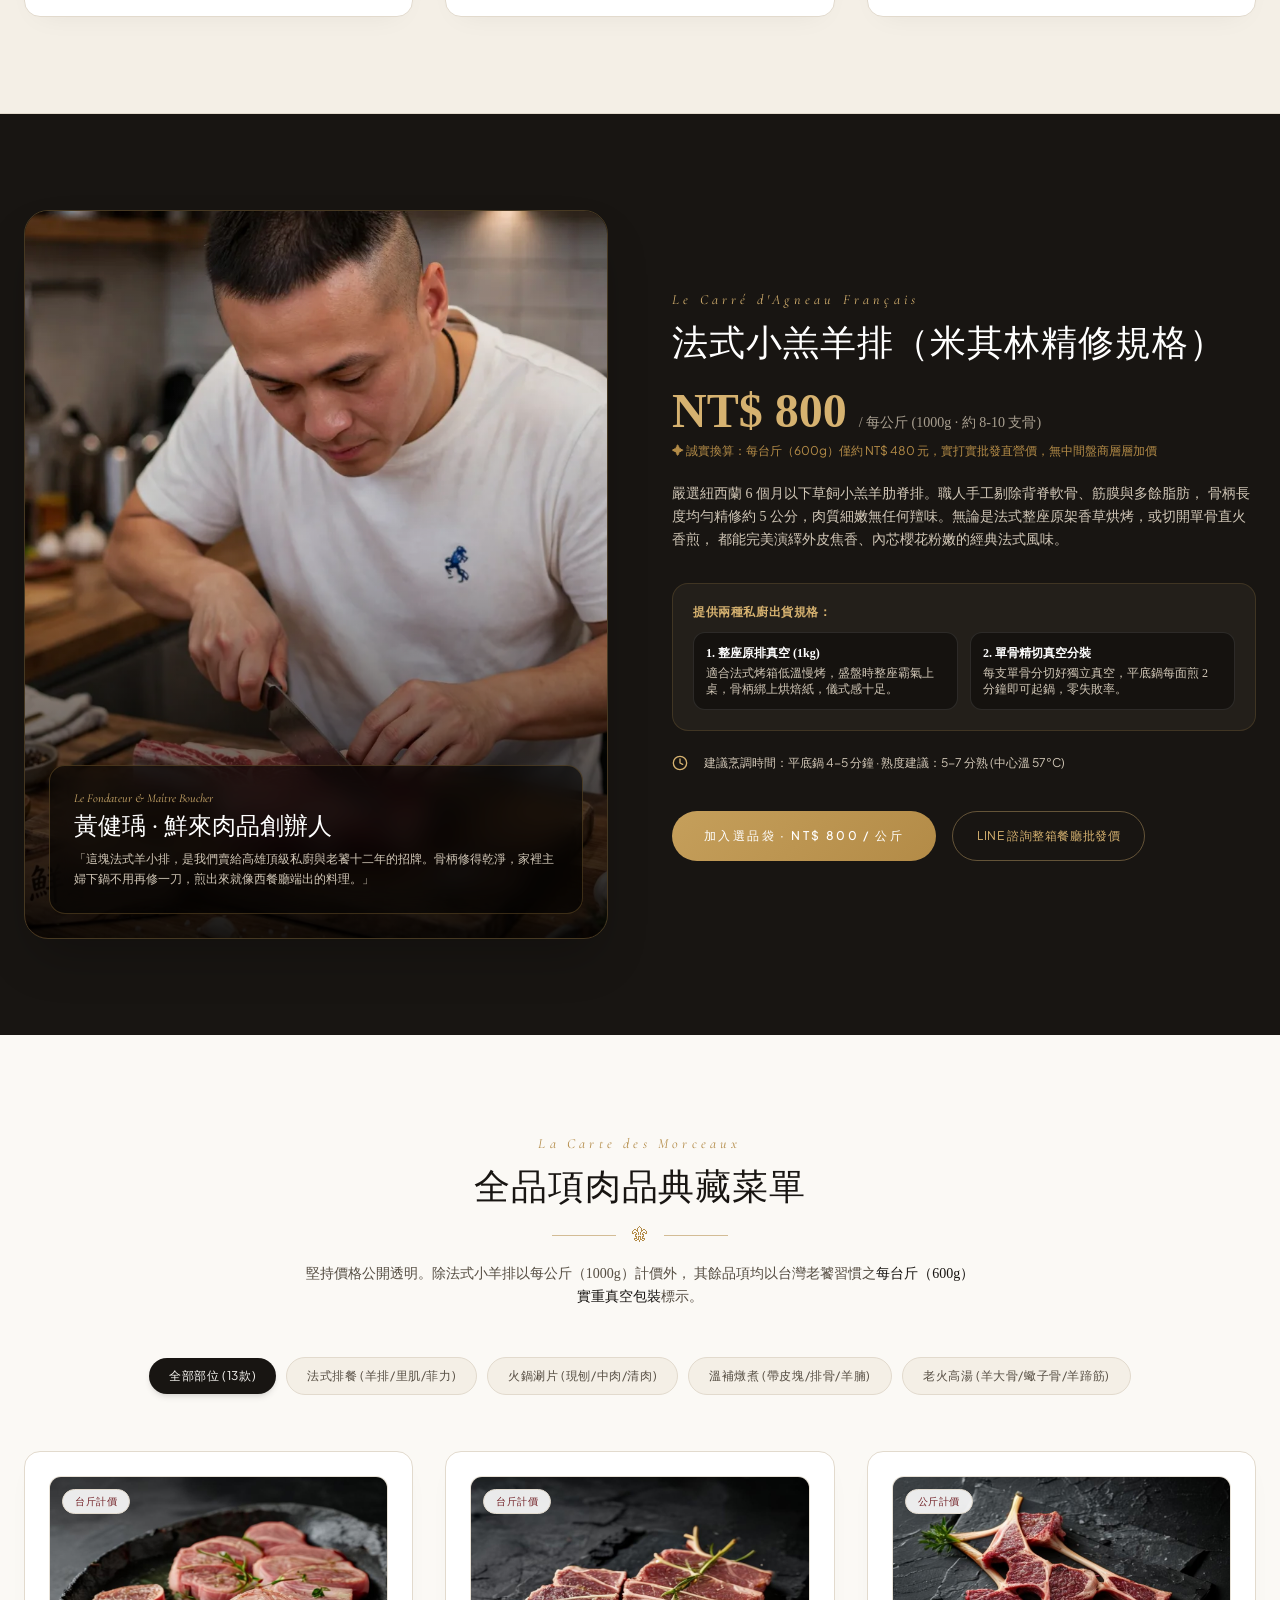
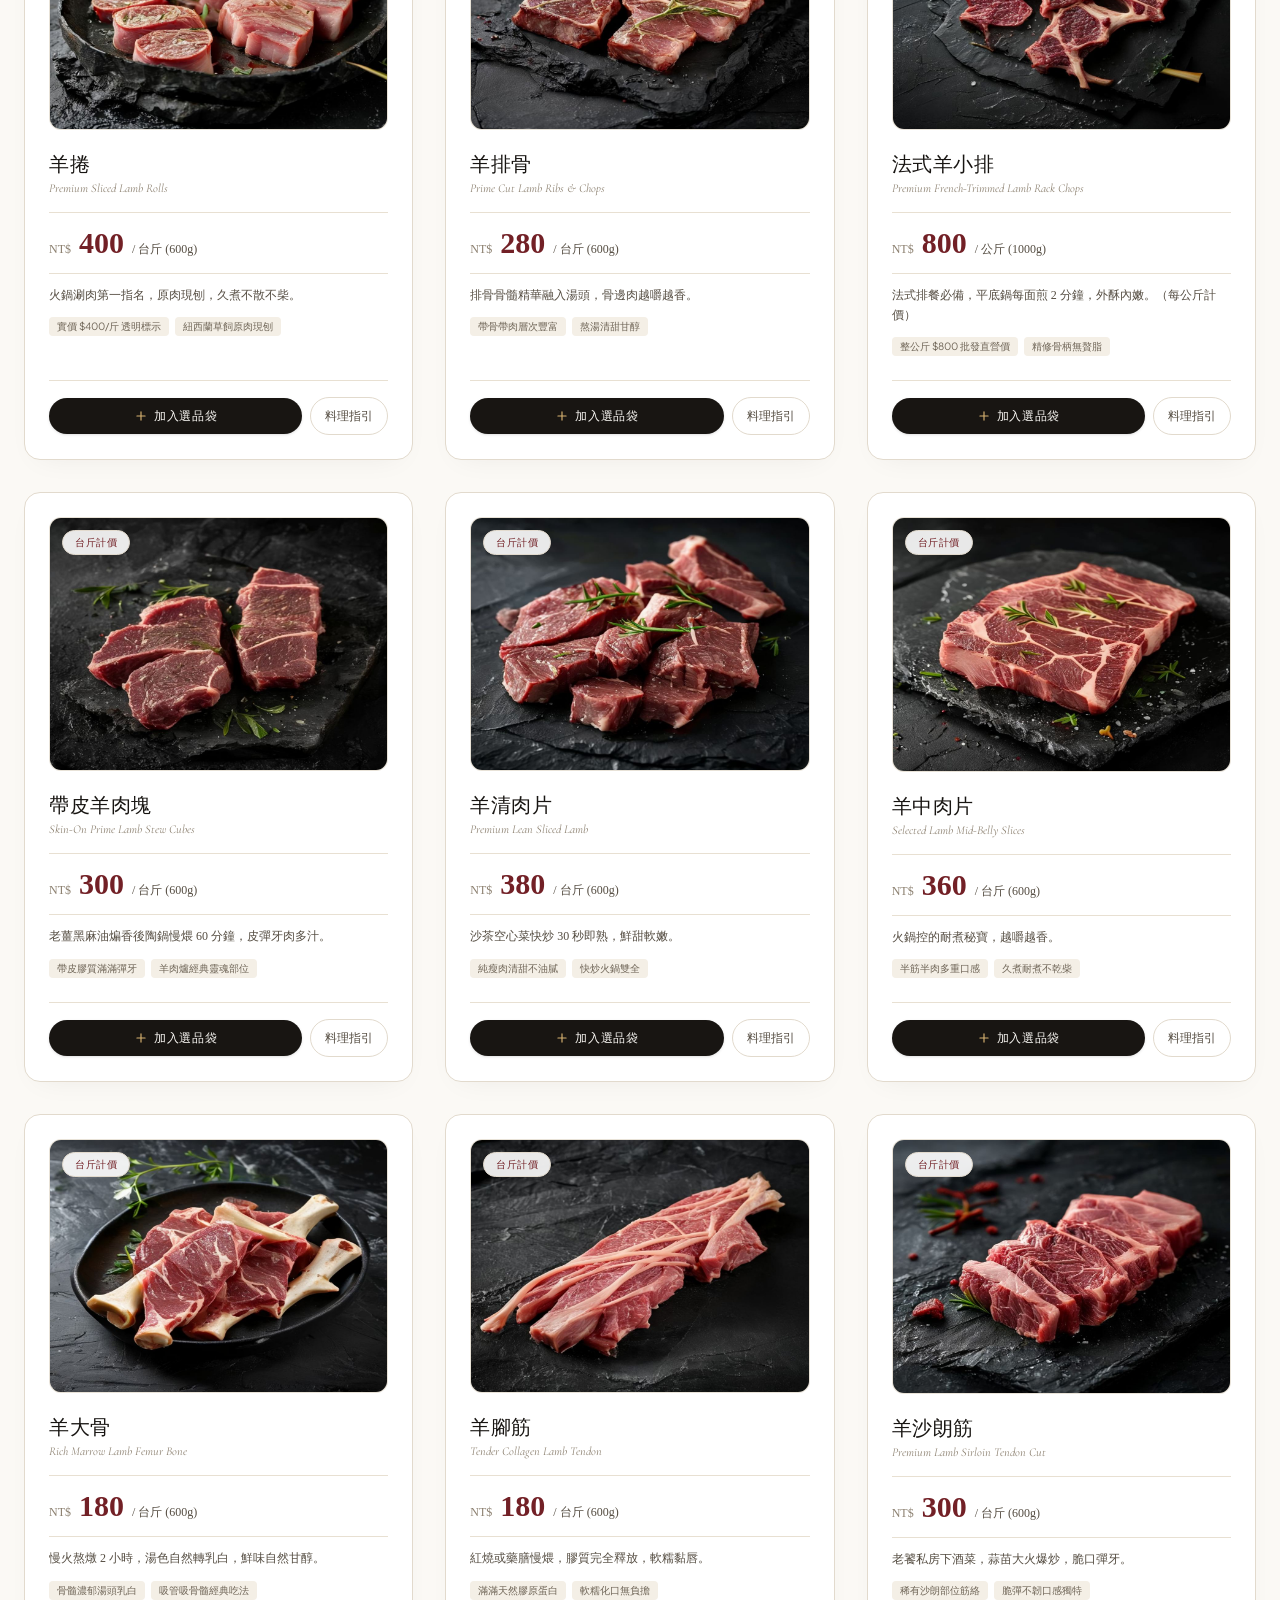
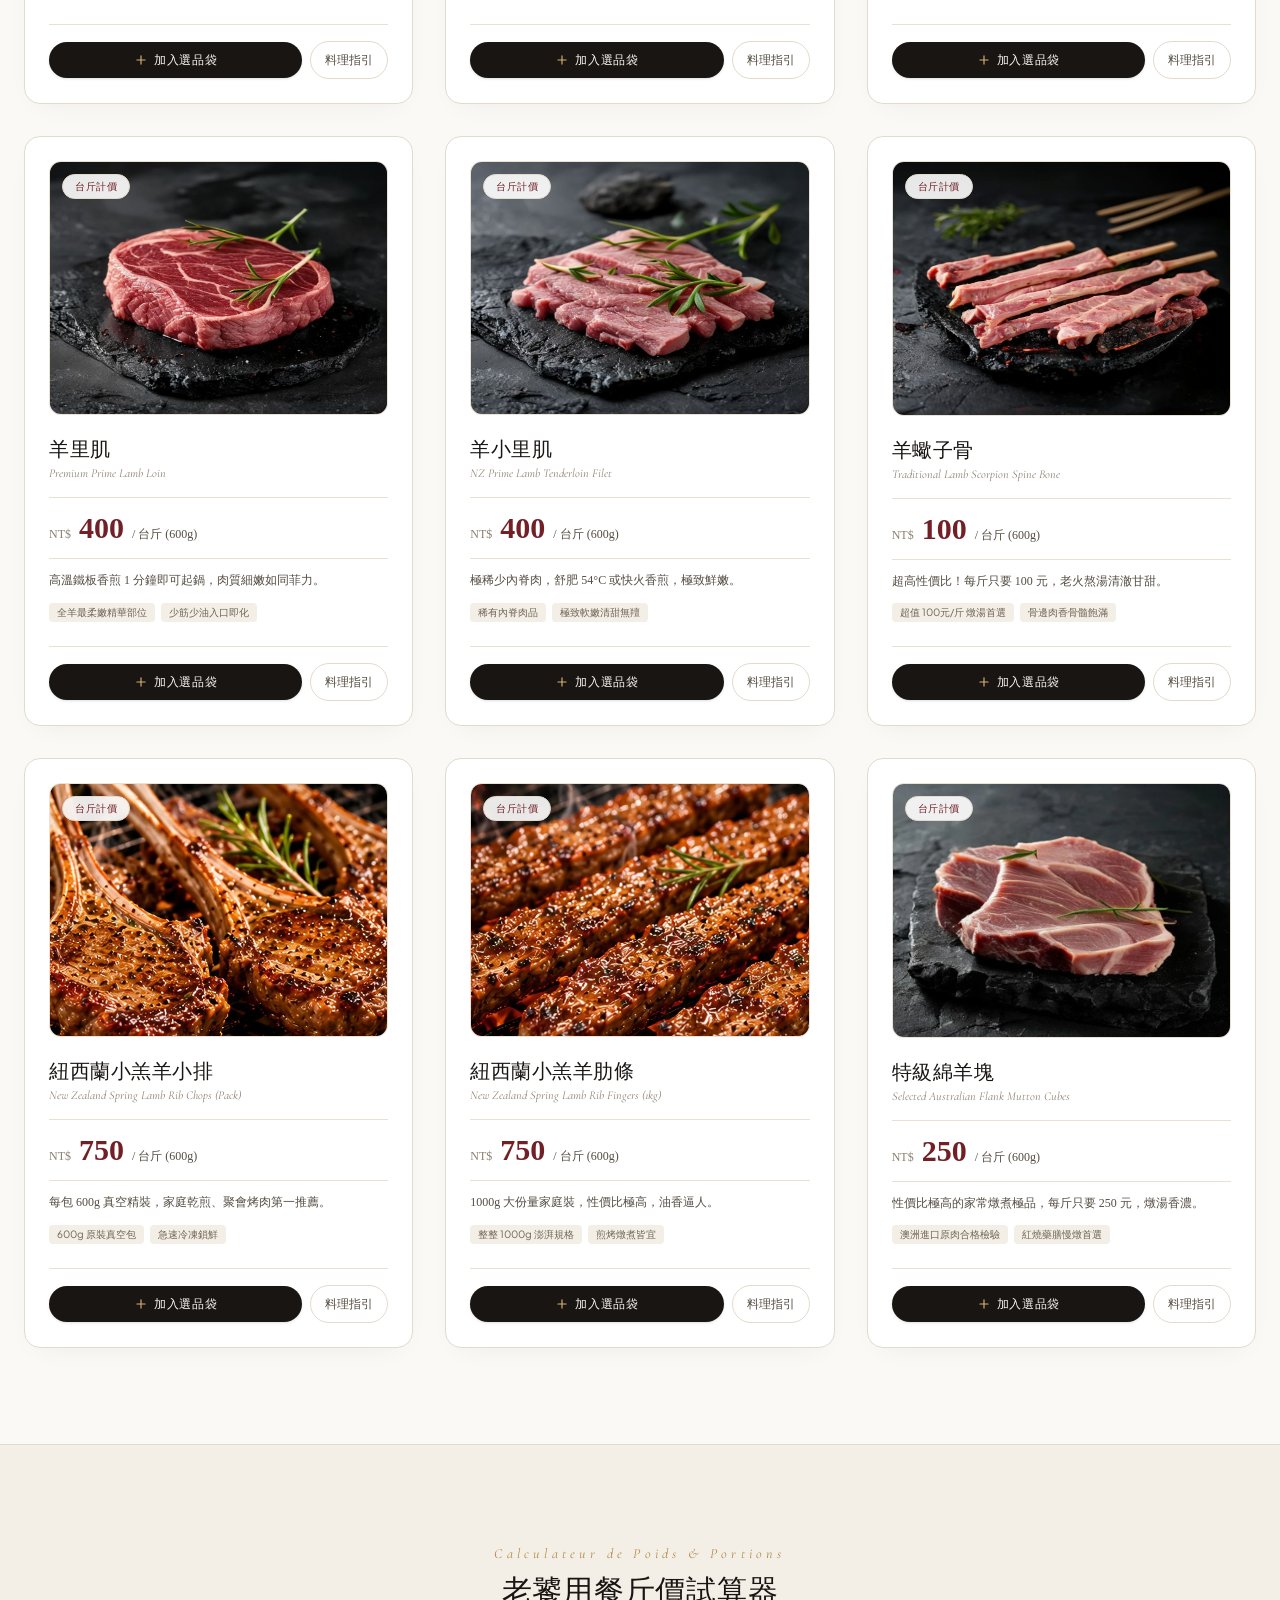
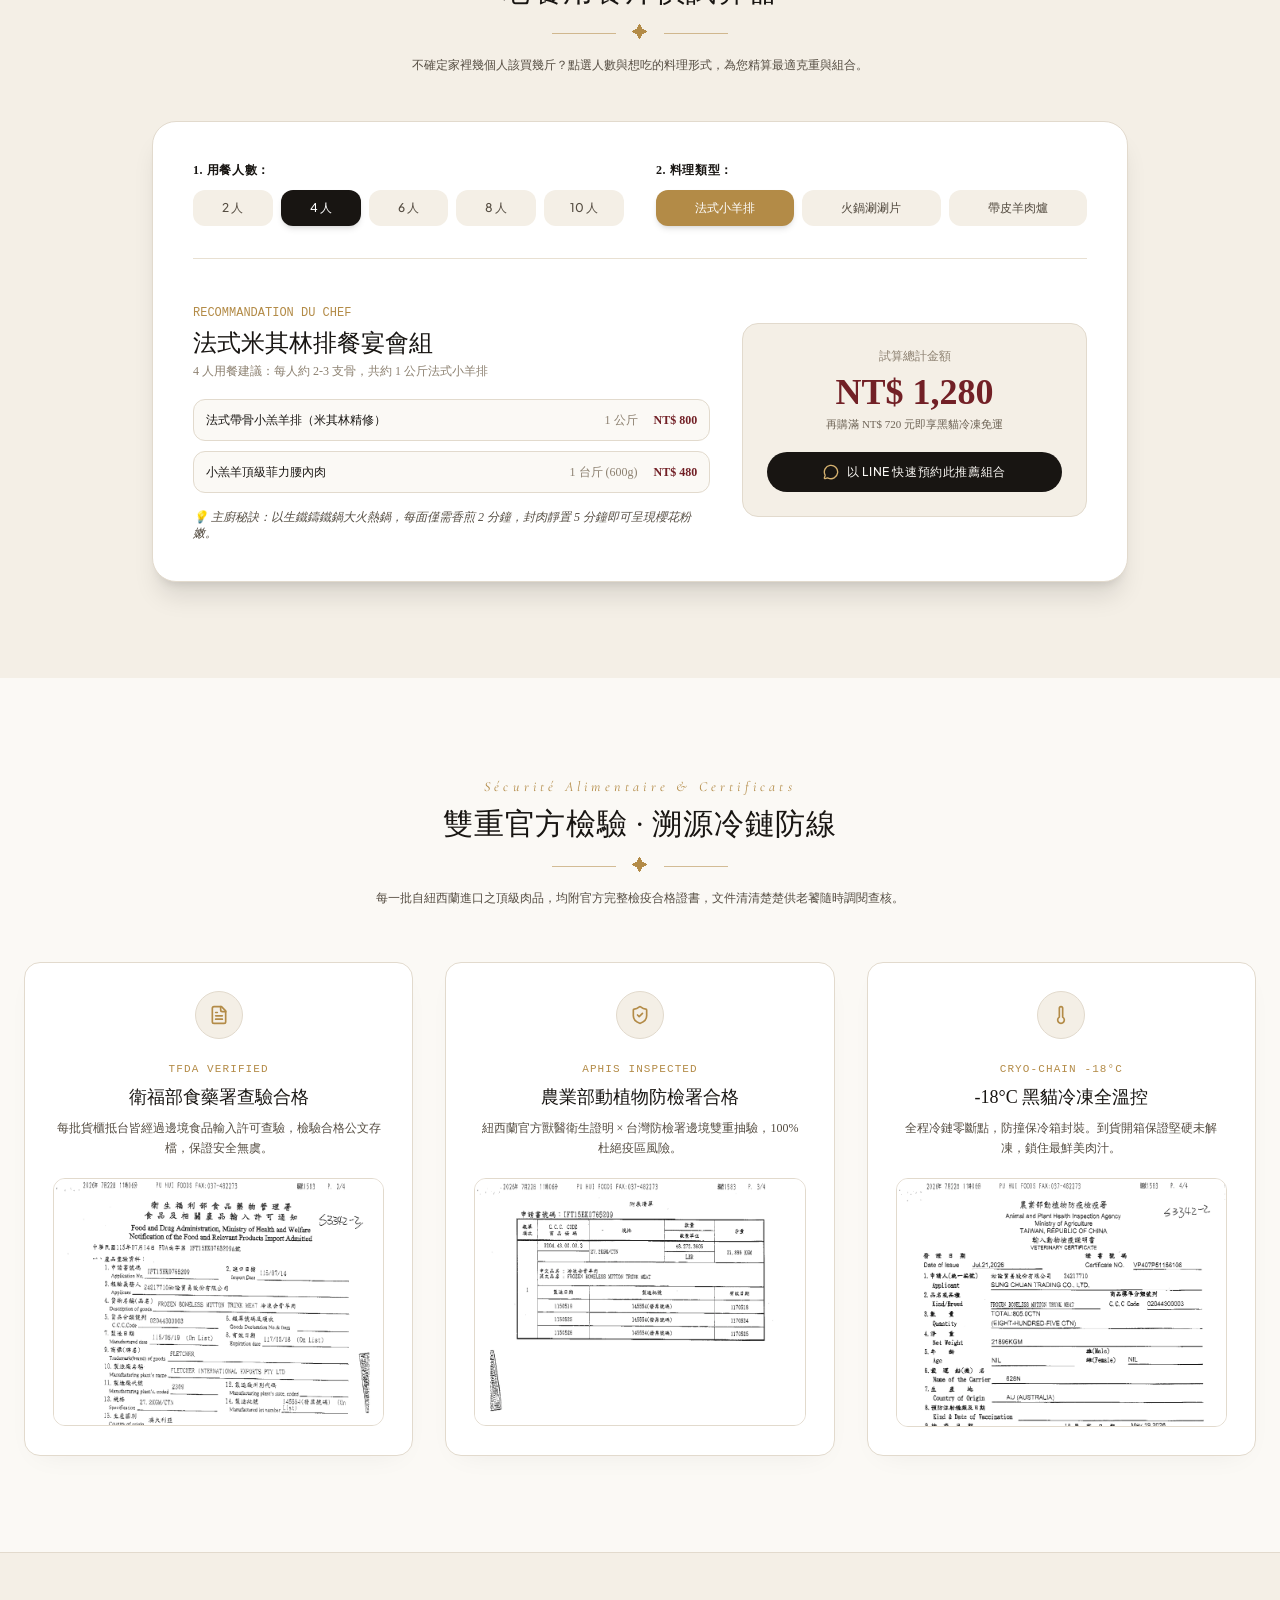
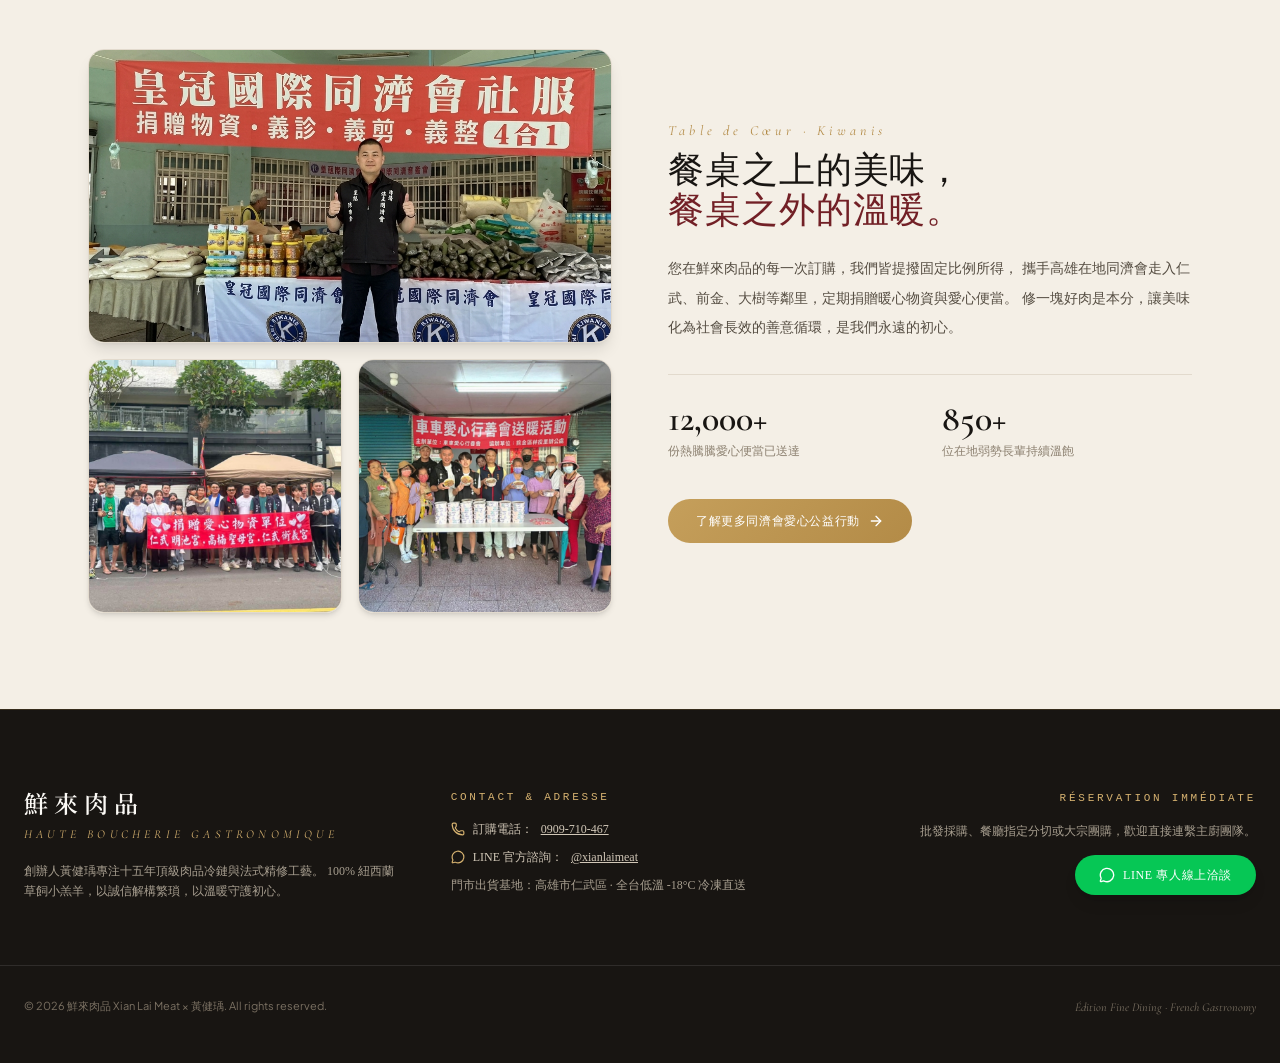
<file: finedining.html>
<!doctype html>
<html lang="zh-TW" class="scroll-smooth">
  <head>
    <meta charset="UTF-8" />
    <meta name="viewport" content="width=device-width, initial-scale=1.0, maximum-scale=5.0" />
    <title>鮮來肉品 × 黃健瑀 · 法式精緻私廚殿堂 (Haute Boucherie)</title>
    <meta name="description" content="鮮來肉品法式精緻私廚版：100% 紐西蘭草飼小羔羊，45° 手刀精修剔透骨柄，全品項台斤與公斤實價透明標示，-18°C 冷鏈直配。" />
    <meta name="theme-color" content="#FBF9F5" />
    
    <!-- Open Graph -->
    <meta property="og:title" content="鮮來肉品 · 法式精緻私廚殿堂" />
    <meta property="og:description" content="以誠信解構繁瑣，以溫暖守護初心。法式小羔羊排每公斤 NT$ 800，透明台斤價格與私廚分切規格。" />
    <meta property="og:image" content="./images/products/lamb-04.jpg" />

    <!-- Favicon -->
    <link rel="icon" type="image/svg+xml" href="data:image/svg+xml,<svg xmlns='http://www.w3.org/2000/svg' viewBox='0 0 100 100'><rect width='100' height='100' rx='50' fill='%23FBF9F5'/><circle cx='50' cy='50' r='44' fill='none' stroke='%23B38B47' stroke-width='2'/><text x='50' y='64' text-anchor='middle' font-family='Georgia,serif' font-size='42' fill='%23181512'>鮮</text></svg>" />

    <!-- Google Fonts: Cinzel, Cormorant Garamond, Noto Serif TC, Plus Jakarta Sans -->
    <link rel="preconnect" href="https://fonts.googleapis.com" />
    <link rel="preconnect" href="https://fonts.gstatic.com" crossorigin />
    <link href="https://fonts.googleapis.com/css2?family=Cinzel:wght@500;600;700;800&family=Cormorant+Garamond:ital,wght@0,400;0,500;0,600;1,400;1,600&family=Noto+Serif+TC:wght@300;400;500;600;700&family=Plus+Jakarta+Sans:wght@300;400;500;600;700&display=swap" rel="stylesheet" />
    <script type="module" crossorigin src="./assets/finedining-CCg9tXxx.js"></script>
    <link rel="modulepreload" crossorigin href="./assets/jsx-runtime-D0eysxCh.js">
    <link rel="modulepreload" crossorigin href="./assets/shield-check-BsGAv3ZN.js">
    <link rel="modulepreload" crossorigin href="./assets/circle-check-bcedRmFd.js">
    <link rel="modulepreload" crossorigin href="./assets/plus-QL7TgsOH.js">
    <link rel="modulepreload" crossorigin href="./assets/sparkles-RtIHz5sf.js">
    <link rel="modulepreload" crossorigin href="./assets/x-vvaC4qdA.js">
    <link rel="stylesheet" crossorigin href="./assets/finedining-CwE8XiPC.css">
  </head>
  <body class="bg-[#FBF9F5] text-[#181512] antialiased">
    <div id="root"></div>
  </body>
</html>
</file>
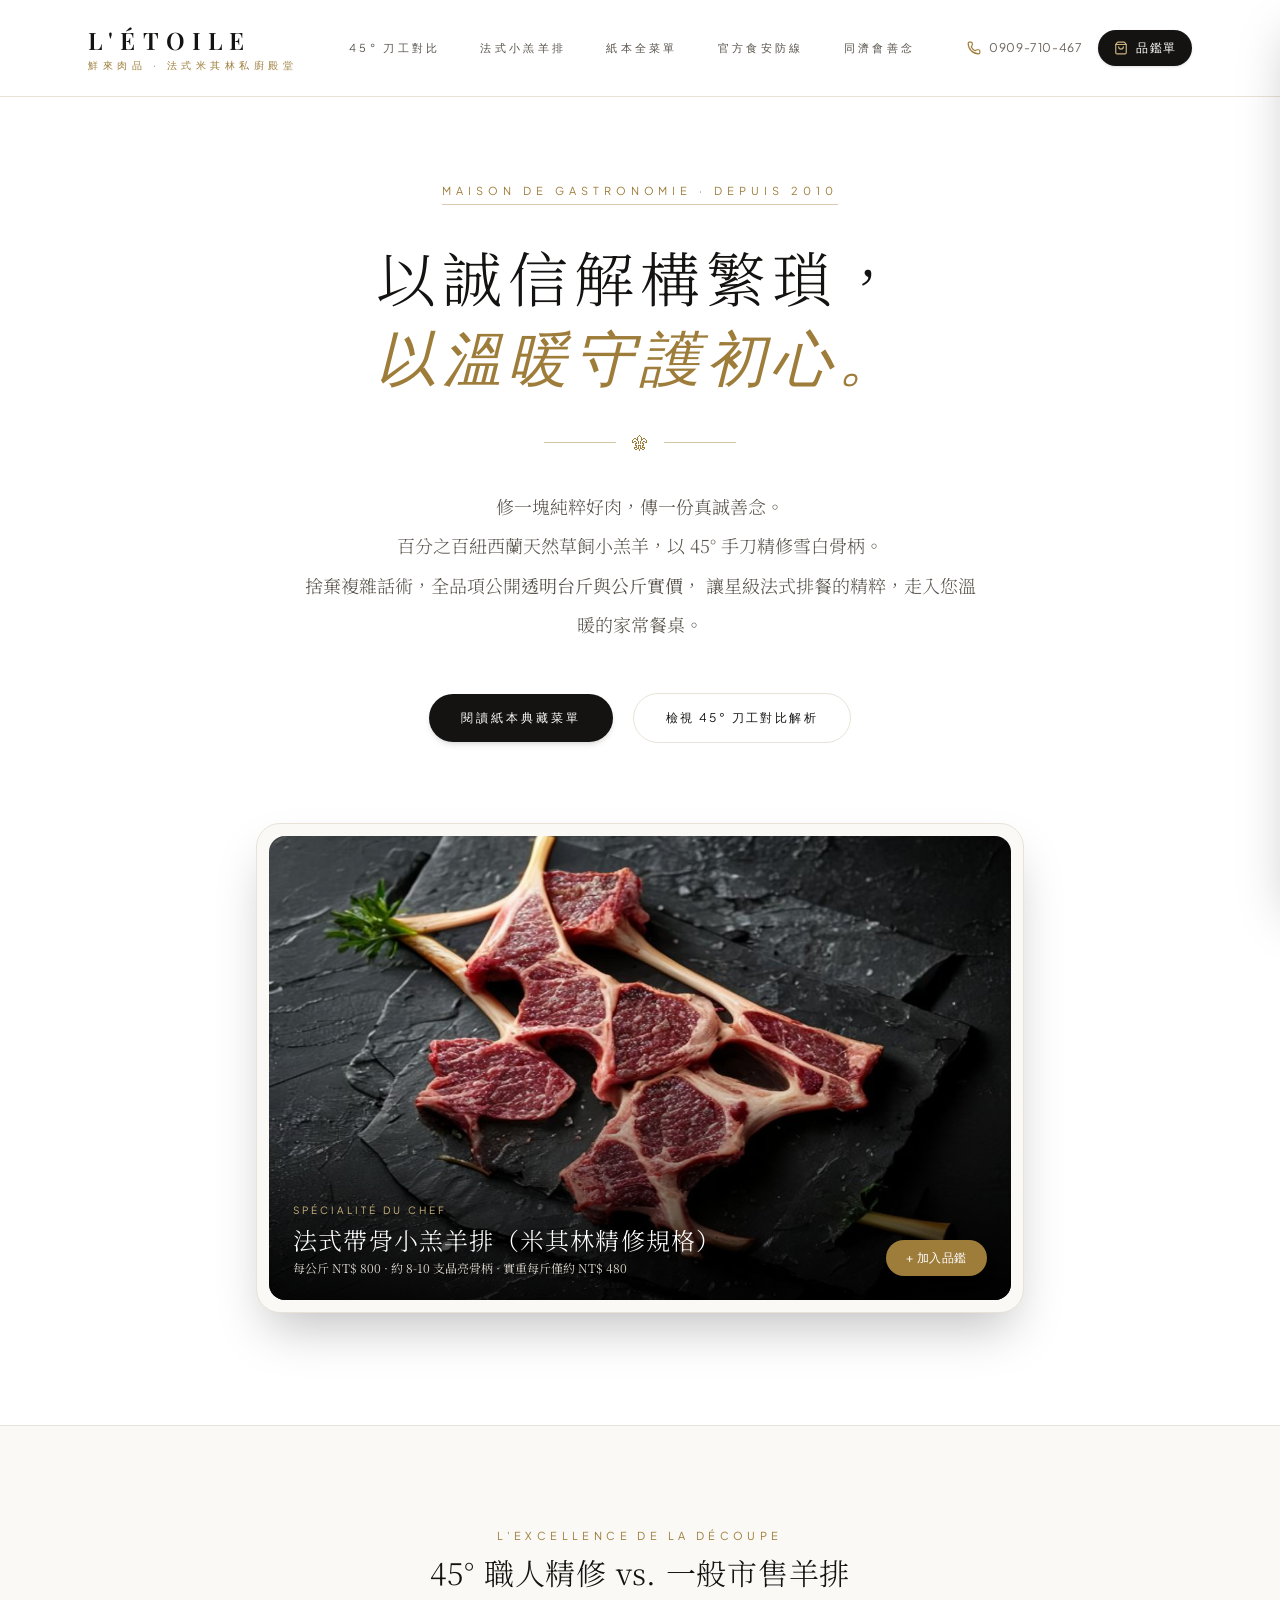
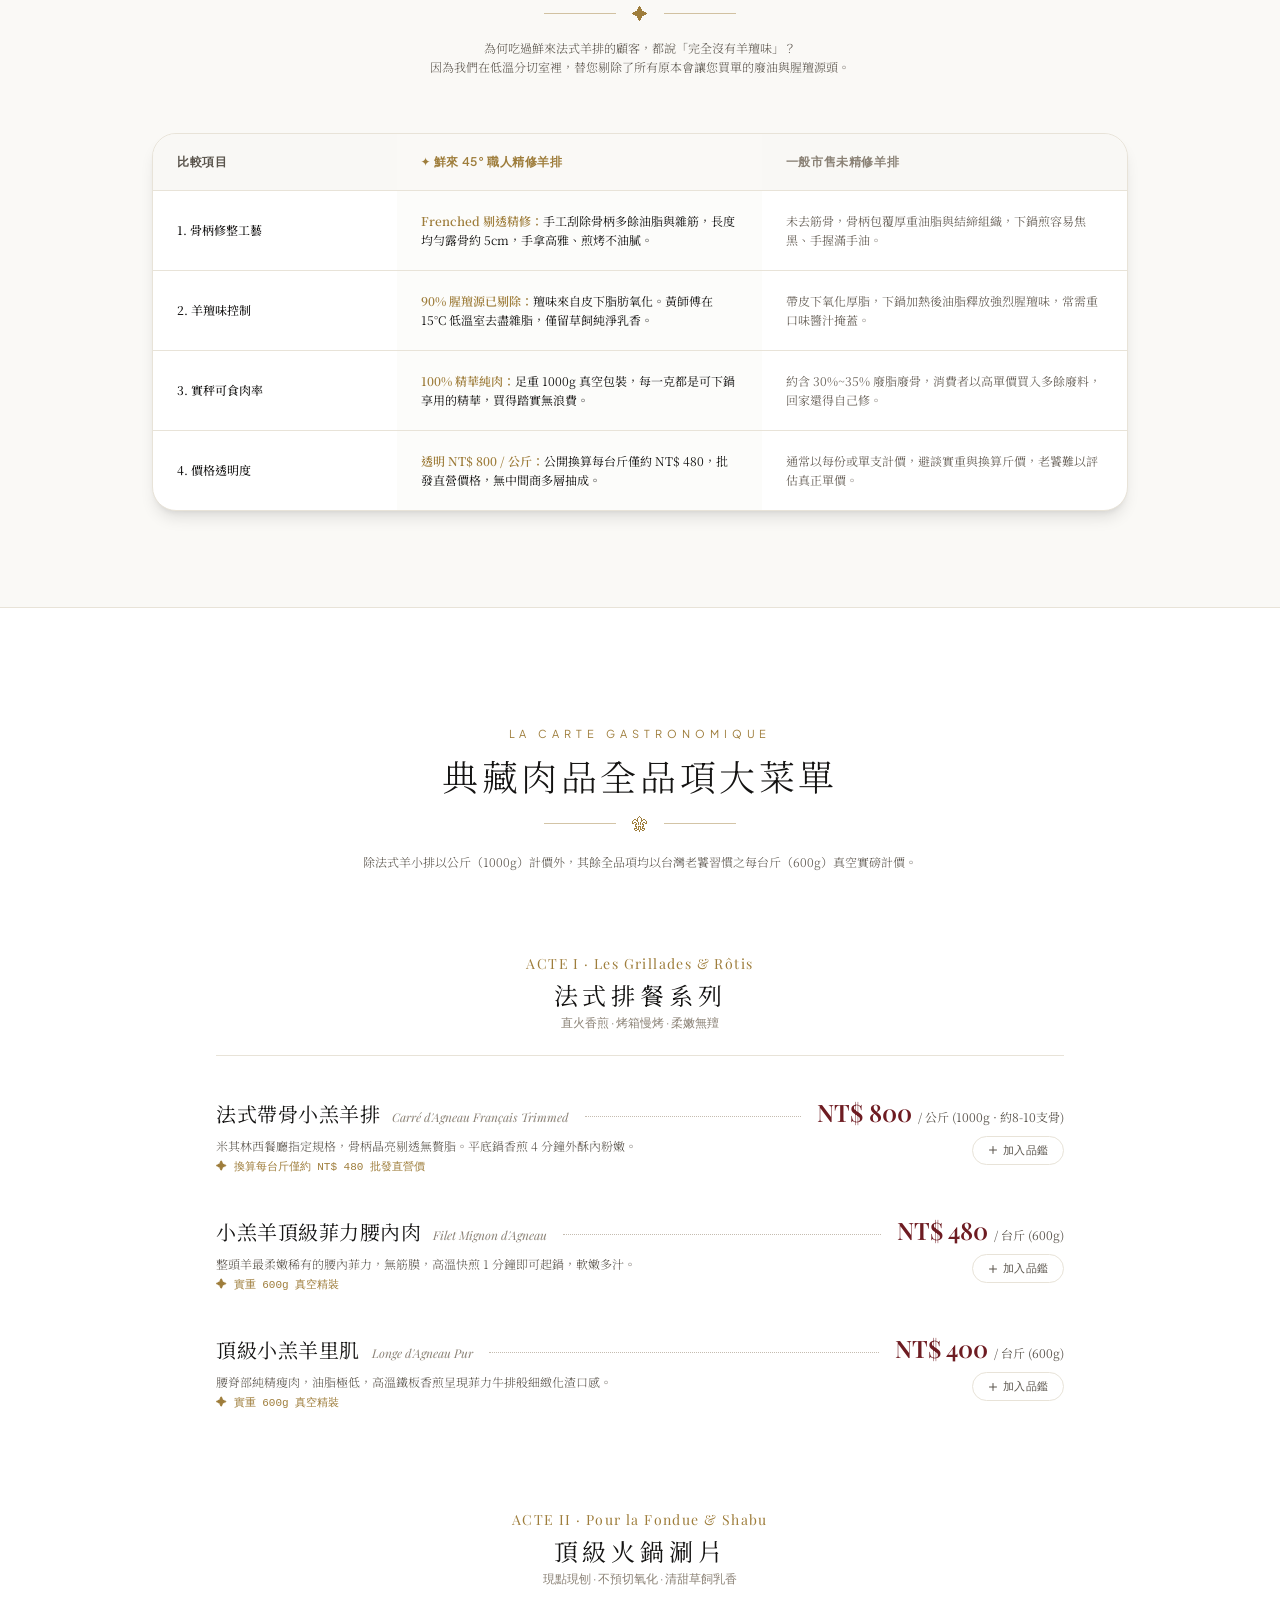
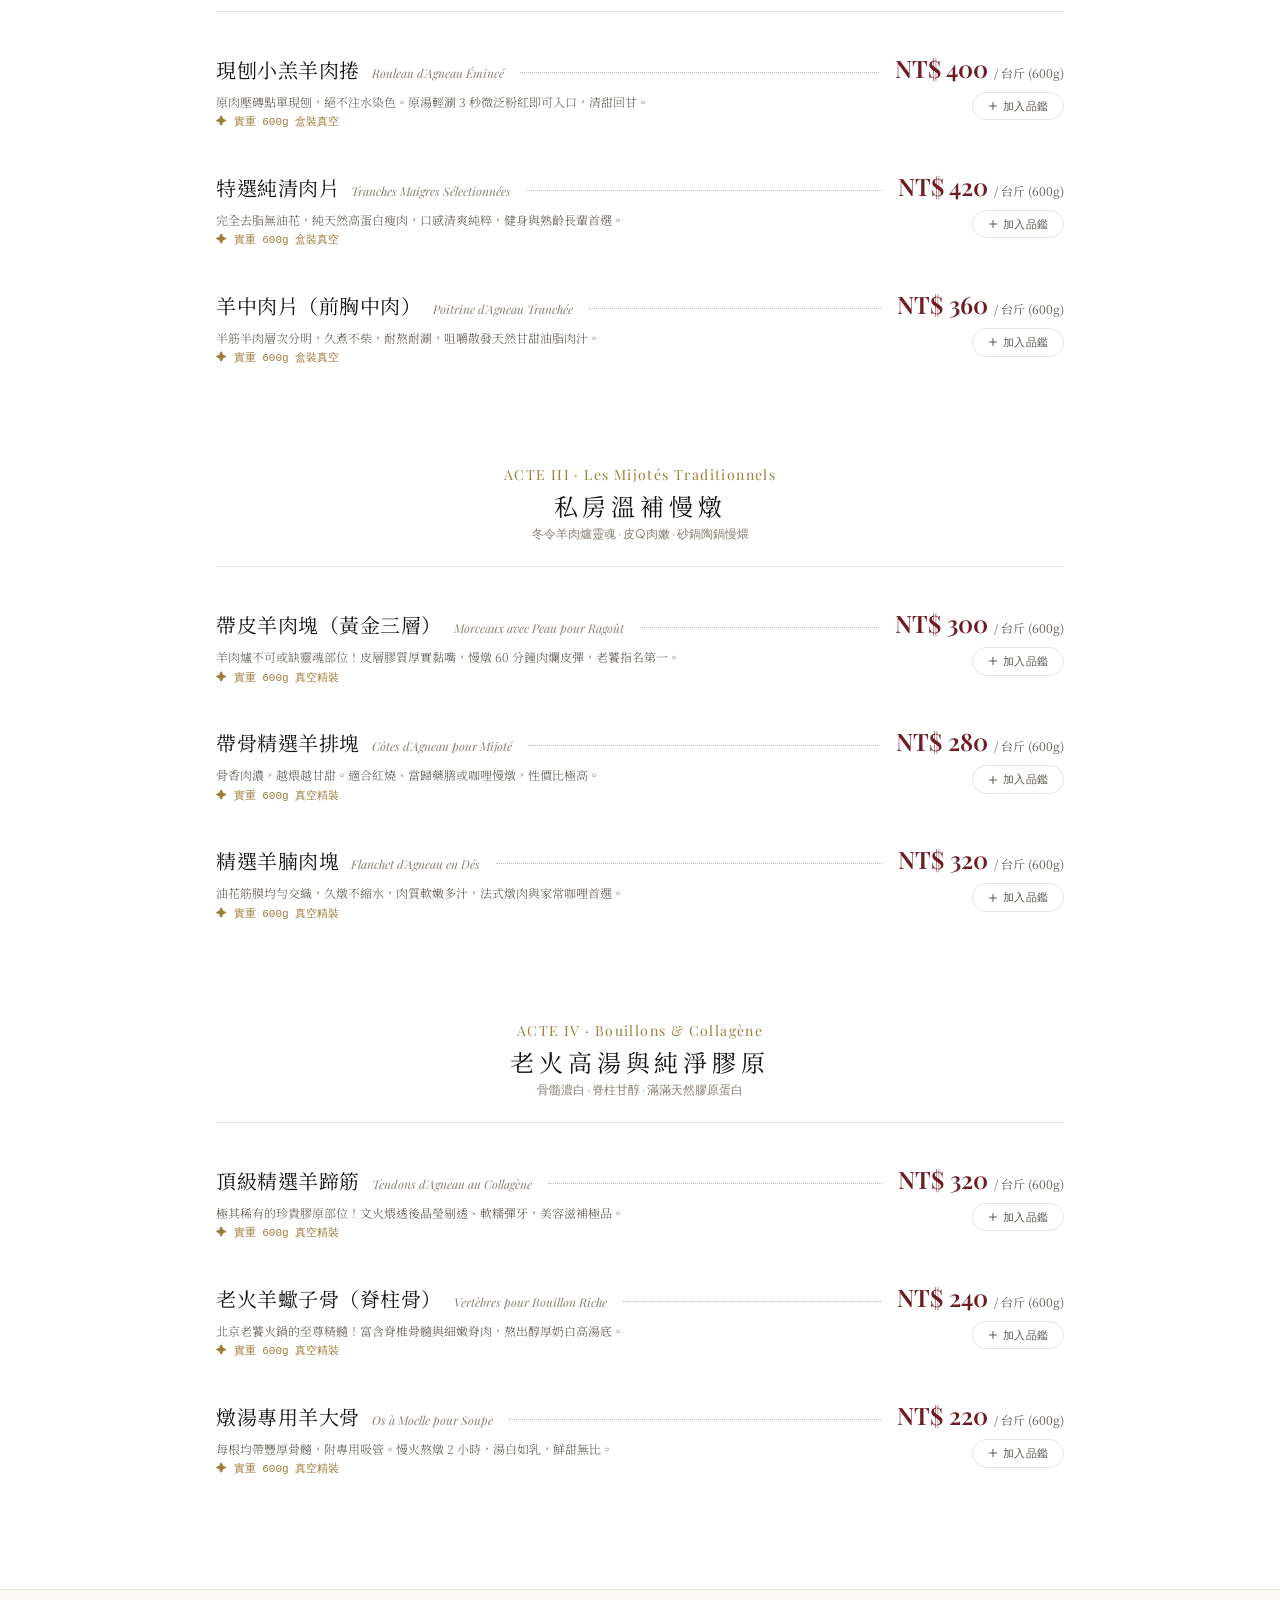
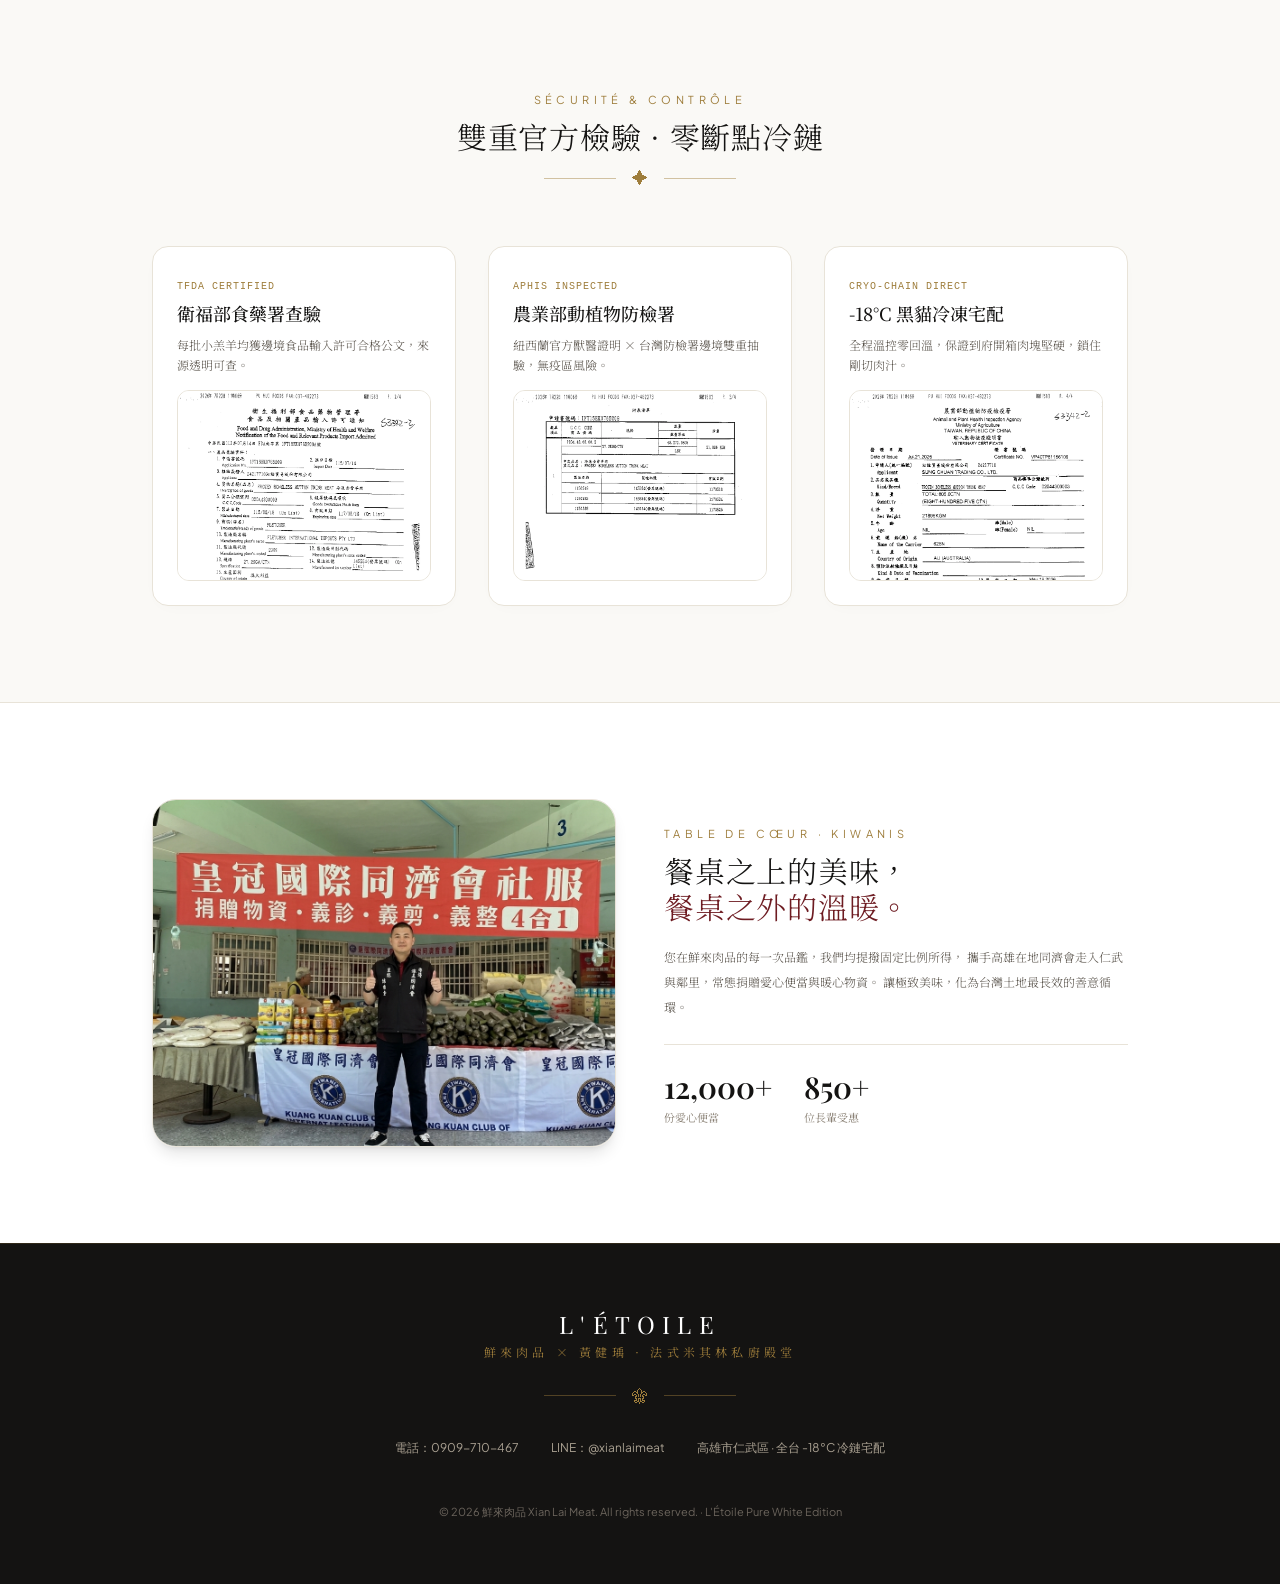
<file: letoile.html>
<!doctype html>
<html lang="zh-TW" class="scroll-smooth">
  <head>
    <meta charset="UTF-8" />
    <meta name="viewport" content="width=device-width, initial-scale=1.0, maximum-scale=5.0" />
    <title>鮮來肉品 L'ÉTOILE · 法式星級純白私廚大菜單 · 黃健瑀</title>
    <meta name="description" content="鮮來肉品 L'ÉTOILE 法式純白私廚版：100% 紐西蘭草飼小羔羊，45° 職人精修對比表，法式紙本全品項大菜單與透明台斤價格。" />
    <meta name="theme-color" content="#FFFFFF" />

    <!-- Open Graph -->
    <meta property="og:title" content="鮮來肉品 L'ÉTOILE · 法式星級純白私廚版" />
    <meta property="og:description" content="以誠信解構繁瑣，以溫暖守護初心。45° 精修對比與透明台斤規格大菜單。" />
    <meta property="og:image" content="./images/products/lamb-04.jpg" />

    <!-- Favicon -->
    <link rel="icon" type="image/svg+xml" href="data:image/svg+xml,<svg xmlns='http://www.w3.org/2000/svg' viewBox='0 0 100 100'><rect width='100' height='100' fill='%23FFFFFF'/><circle cx='50' cy='50' r='42' fill='none' stroke='%239E7D3B' stroke-width='2'/><text x='50' y='60' text-anchor='middle' font-family='Georgia,serif' font-size='32' fill='%23141312'>É</text></svg>" />

    <!-- Google Fonts: Playfair Display, Noto Serif TC, Plus Jakarta Sans -->
    <link rel="preconnect" href="https://fonts.googleapis.com" />
    <link rel="preconnect" href="https://fonts.gstatic.com" crossorigin />
    <link href="https://fonts.googleapis.com/css2?family=Playfair+Display:ital,wght@0,400;0,500;0,600;0,700;1,400;1,600&family=Noto+Serif+TC:wght@300;400;500;600&family=Plus+Jakarta+Sans:wght@300;400;500;600&display=swap" rel="stylesheet" />
    <script type="module" crossorigin src="./assets/letoile-EJokqw3X.js"></script>
    <link rel="modulepreload" crossorigin href="./assets/jsx-runtime-D0eysxCh.js">
    <link rel="modulepreload" crossorigin href="./assets/circle-check-bcedRmFd.js">
    <link rel="modulepreload" crossorigin href="./assets/plus-QL7TgsOH.js">
    <link rel="modulepreload" crossorigin href="./assets/x-vvaC4qdA.js">
    <link rel="stylesheet" crossorigin href="./assets/letoile-BVWtFt5t.css">
  </head>
  <body class="bg-white text-[#141312] antialiased">
    <div id="root"></div>
  </body>
</html>
</file>
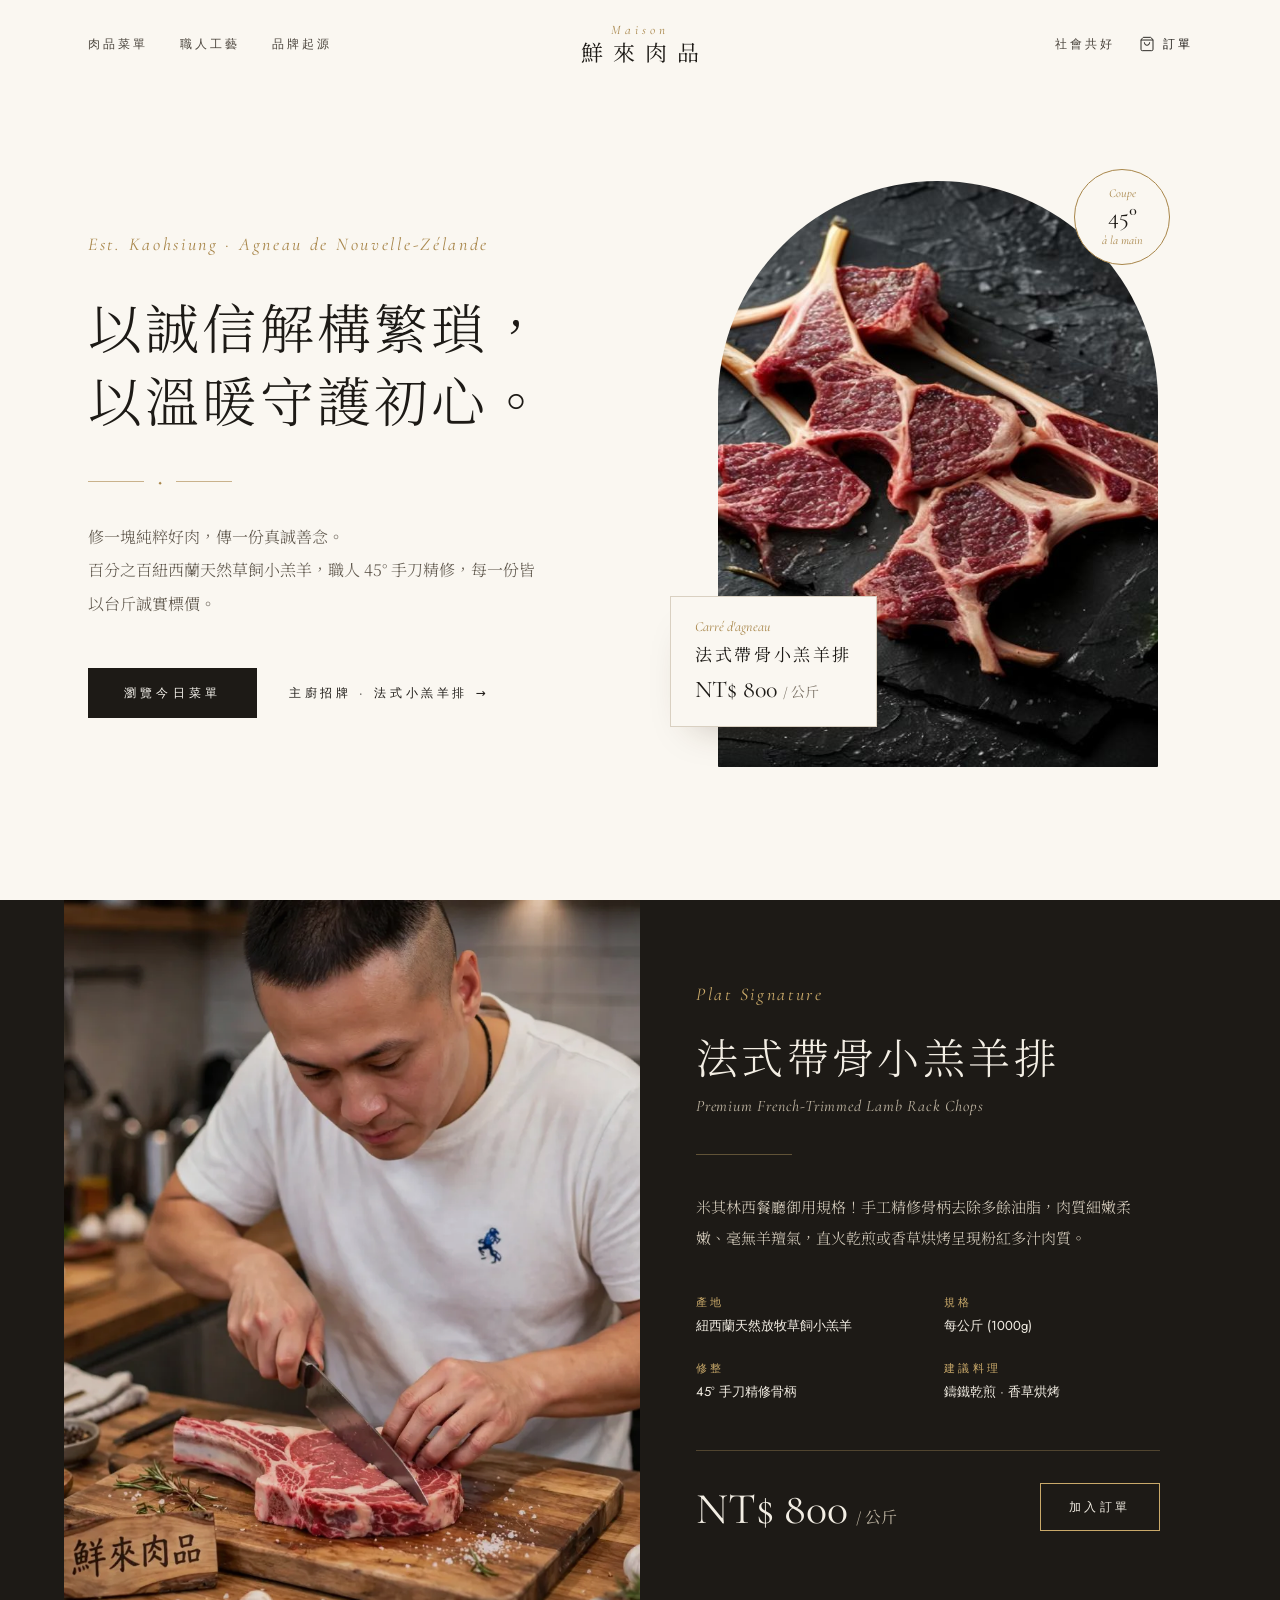
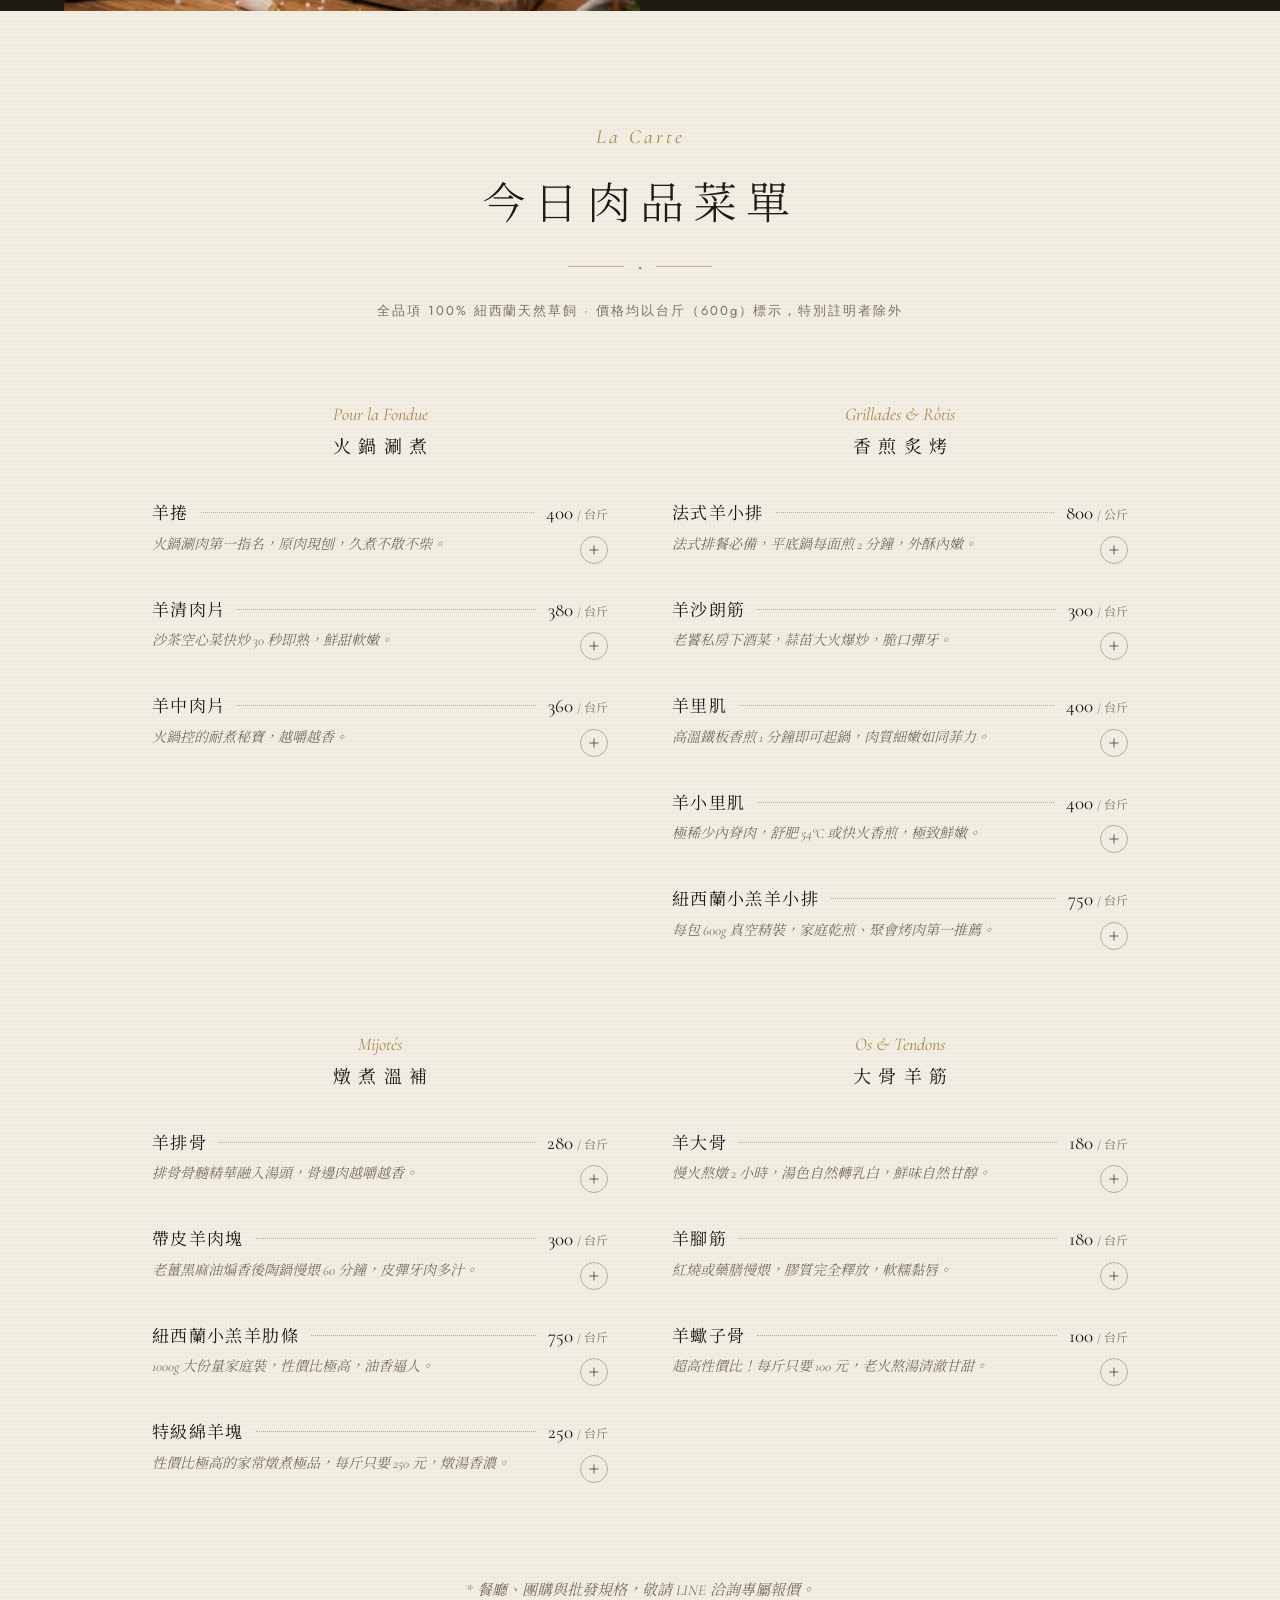
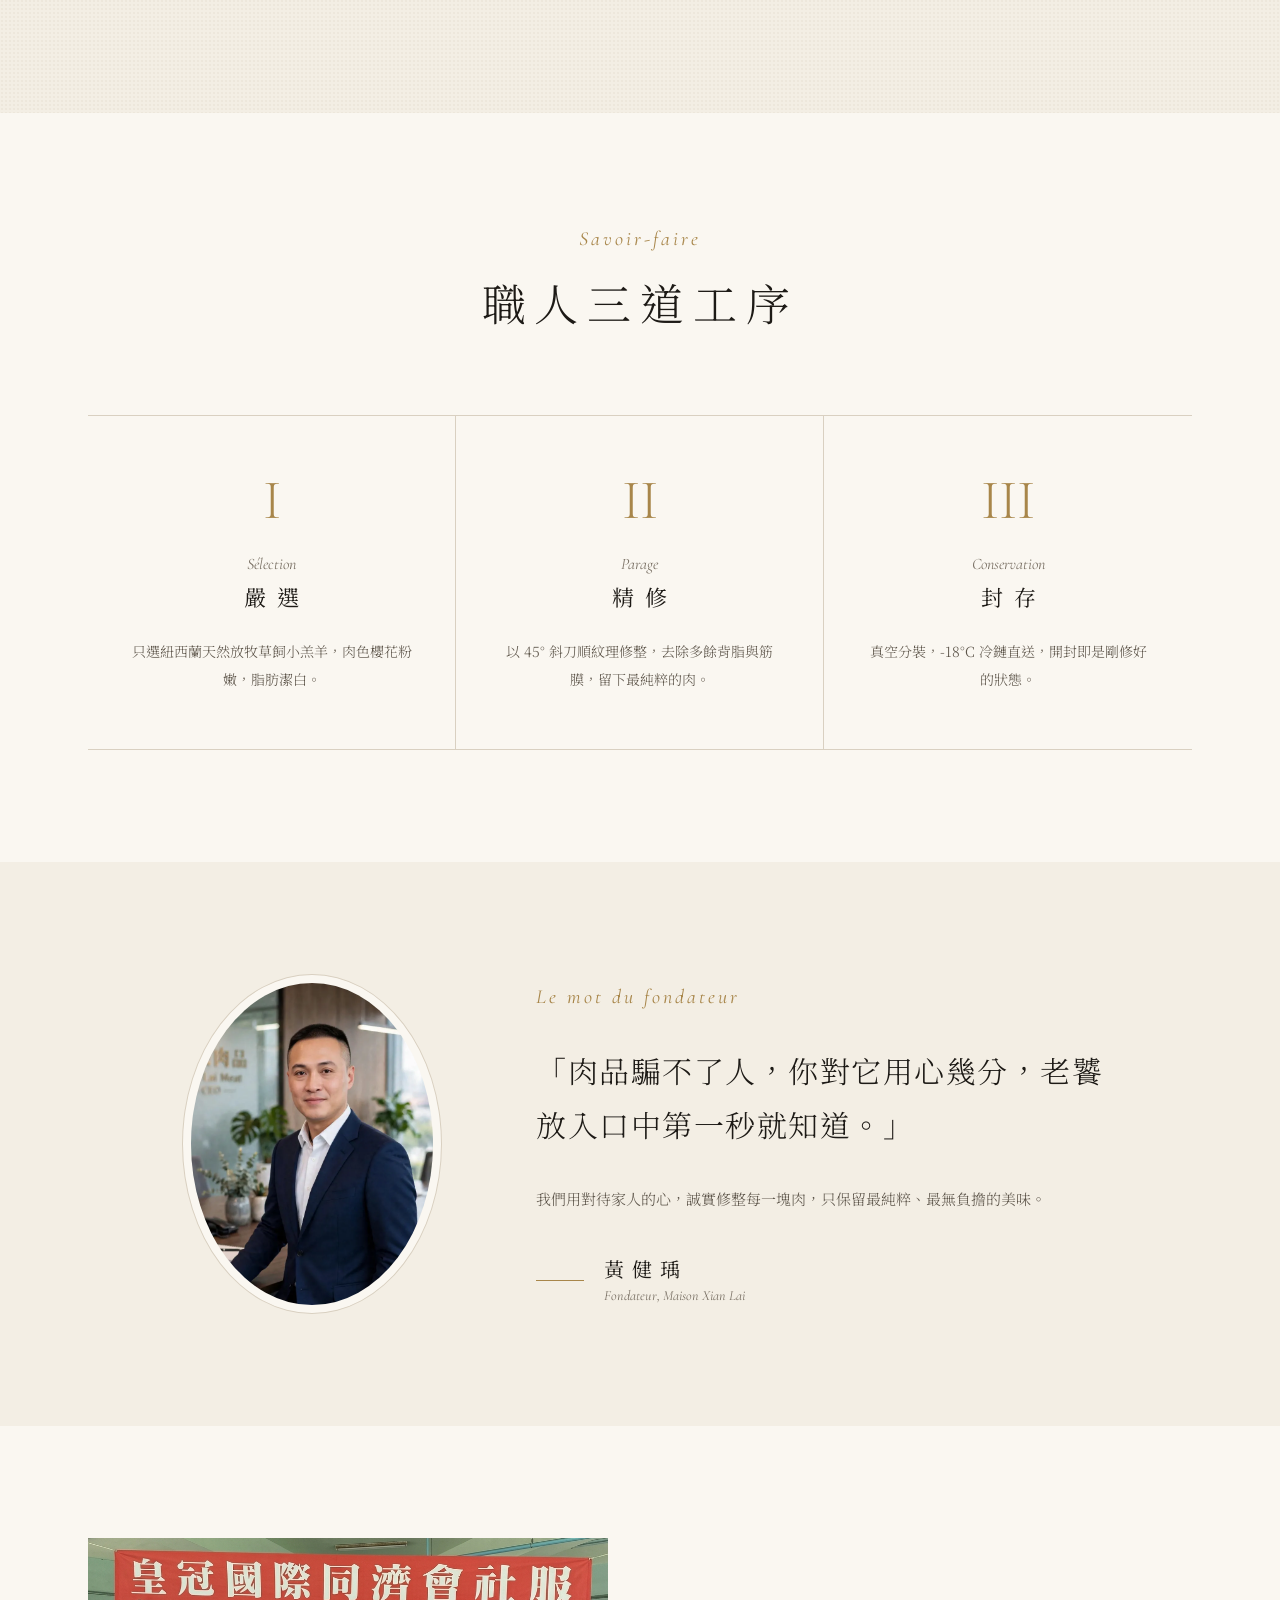
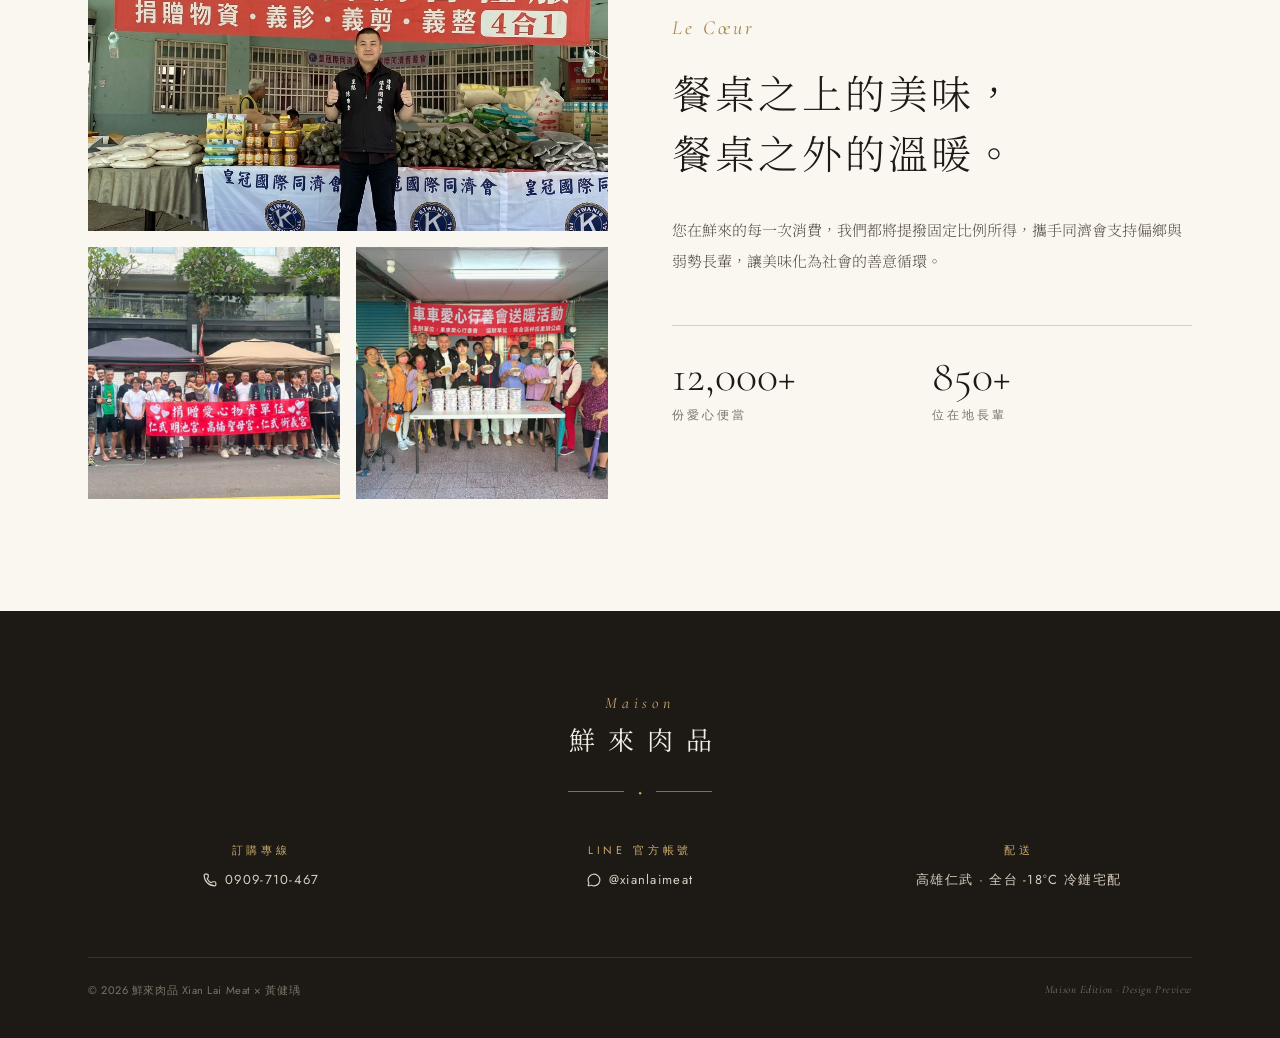
<file: maison.html>
<!doctype html>
<html lang="zh-TW">
  <head>
    <meta charset="UTF-8" />
    <meta name="viewport" content="width=device-width, initial-scale=1.0, maximum-scale=5.0" />
    <title>鮮來肉品 Maison · 法式精緻版 · 黃健瑀</title>
    <meta name="description" content="鮮來肉品 Maison 法式精緻版：紐西蘭草飼小羔羊，職人 45° 精修，台斤價格透明標示。" />
    <meta name="theme-color" content="#faf7f1" />
    <meta property="og:title" content="鮮來肉品 Maison · 法式精緻版" />
    <meta property="og:description" content="以誠信解構繁瑣，以溫暖守護初心。" />
    <meta property="og:image" content="./images/products/lamb-04.jpg" />
    <link rel="icon" type="image/svg+xml" href="data:image/svg+xml,<svg xmlns='http://www.w3.org/2000/svg' viewBox='0 0 100 100'><rect width='100' height='100' rx='50' fill='%23faf7f1'/><circle cx='50' cy='50' r='44' fill='none' stroke='%23a8864a' stroke-width='2'/><text x='50' y='64' text-anchor='middle' font-family='Georgia,serif' font-size='42' fill='%231d1a16'>鮮</text></svg>" />
    <link rel="preconnect" href="https://fonts.googleapis.com" />
    <link rel="preconnect" href="https://fonts.gstatic.com" crossorigin />
    <link href="https://fonts.googleapis.com/css2?family=Cormorant+Garamond:ital,wght@0,400;0,500;0,600;1,400;1,500&family=Jost:wght@300;400;500&family=Noto+Serif+TC:wght@300;400;500;600&display=swap" rel="stylesheet" />
    <script type="module" crossorigin src="./assets/maison-BPM3yrUy.js"></script>
    <link rel="modulepreload" crossorigin href="./assets/jsx-runtime-D0eysxCh.js">
    <link rel="modulepreload" crossorigin href="./assets/plus-QL7TgsOH.js">
    <link rel="modulepreload" crossorigin href="./assets/x-vvaC4qdA.js">
    <link rel="stylesheet" crossorigin href="./assets/maison-DfcMYyLD.css">
  </head>
  <body>
    <div id="root"></div>
  </body>
</html>
</file>
